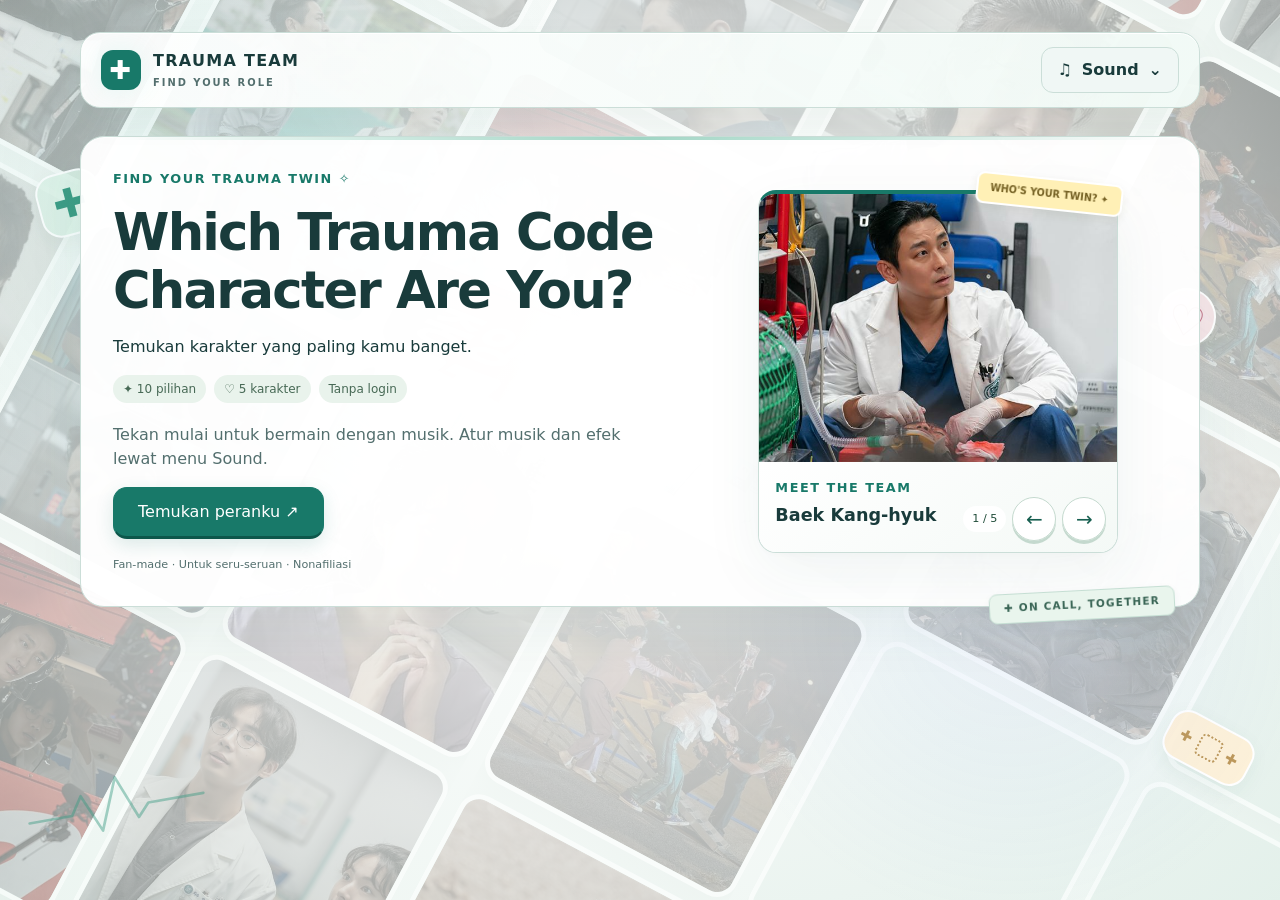
<file: index.html>
<!doctype html>
<html lang="id">
<head>
  <meta charset="utf-8">
  <meta name="viewport" content="width=device-width, initial-scale=1">
  <meta name="description" content="Proyek kuis kepribadian fan-made The Trauma Code untuk hiburan dan belajar pengembangan web.">
  <title>Which Trauma Code Character Are You?</title>
  <link rel="icon" href="data:,">
  <link rel="stylesheet" href="css/style.css">
  <script src="js/data.js" defer></script>
  <script src="js/quiz.js" defer></script>
  <script src="js/ui.js" defer></script>
  <script src="js/audio.js" defer></script>
  <script src="js/script.js" defer></script>
</head>
<body>
  <div class="character-wall" aria-hidden="true"><div id="character-wall-grid" class="character-wall-grid"></div></div>
  <div class="medical-stickers" aria-hidden="true">
    <span class="medical-sticker sticker-cross">✚</span>
    <span class="medical-sticker sticker-bandage">✚<i></i>✚</span>
    <svg class="sticker-pulse" viewBox="0 0 200 70" fill="none"><path d="M2 38h48l13-20 18 42 23-56 19 48 13-14h62" stroke="currentColor" stroke-width="3" stroke-linecap="round" stroke-linejoin="round"/></svg>
    <span class="medical-sticker sticker-heart">♡</span>
  </div>
  <div id="ambient-far" class="ambient ambient-far" aria-hidden="true"></div>
  <div id="ambient-near" class="ambient ambient-near" aria-hidden="true"></div>
  <main id="app" class="site-shell">
    <header class="site-header">
      <a class="brand" href="./" aria-label="Trauma Team, halaman awal"><span class="brand-mark" aria-hidden="true">✚</span><span>TRAUMA TEAM<small>FIND YOUR ROLE</small></span></a>
      <details id="sound-menu" class="sound-menu">
        <summary><span aria-hidden="true">♫</span> Sound <span class="sound-chevron" aria-hidden="true">⌄</span></summary>
    <div id="audio-controls" class="audio-controls panel" role="group" aria-labelledby="audio-title" hidden>
      <h2 id="audio-title">Suasana audio</h2>
      <div class="audio-channel">
        <button id="music-toggle" type="button" class="button" aria-pressed="true" aria-describedby="music-status">Musik: Aktif</button>
        <label for="music-volume">Volume musik <output id="music-volume-value" for="music-volume">12%</output></label>
        <input id="music-volume" type="range" min="0" max="100" step="1" value="12">
        <p id="music-status" class="muted">Musik dimulai saat kuis dimulai.</p>
        <p id="music-track" class="muted">Lagu: Breathe Again — Celestial Scribbles</p>
      </div>
      <div class="audio-channel">
        <button id="effects-toggle" type="button" class="button" aria-pressed="true" aria-describedby="effects-status">Efek: Aktif</button>
        <label for="effects-volume">Volume efek <output id="effects-volume-value" for="effects-volume">45%</output></label>
        <input id="effects-volume" type="range" min="0" max="100" step="1" value="45">
        <p id="effects-status" class="muted">Efek singkat untuk aksi kuis.</p>
      </div>
    </div>
      </details>
    </header>
    <section id="landing-screen" class="panel split-layout" aria-labelledby="project-title">
      <div class="hero-copy">
        <p class="eyebrow hero-eyebrow">FIND YOUR TRAUMA TWIN ✧</p>
        <h1 id="project-title"><span class="desktop-title">Which Trauma Code Character Are You?</span><span class="mobile-title">Kamu siapa<br>di tim <em>trauma?</em></span></h1>
        <p class="hero-lead">Temukan karakter yang paling kamu banget.</p>
        <div class="hero-tags"><span>✦ 10 pilihan</span><span>♡ 5 karakter</span><span>Tanpa login</span></div>
        <p id="audio-start-hint" class="muted">Tekan mulai untuk bermain dengan musik. Atur musik dan efek lewat menu Sound.</p>
        <button id="start-quiz" type="button" class="button button--primary" aria-describedby="audio-start-hint" hidden><span class="control-surface">Temukan peranku <span aria-hidden="true">↗</span></span></button>
        <p class="muted hero-foot">Fan-made · Untuk seru-seruan · Nonafiliasi</p>
      </div>
      <div id="landing-card-wrapper" class="id-card-wrapper hero-cast">
        <div class="id-card">
          <div class="id-card-media"><img class="landing-photo" src="assets/images/baek-kang-hyuk.jpg" alt="" width="720" height="480"></div>
          <div class="id-card-body"><p class="eyebrow">MEET THE TEAM</p><h2 id="landing-character-name">Baek Kang-hyuk</h2></div>
        </div>
        <div class="cast-navigation"><span id="landing-carousel-position" class="cast-position" aria-live="polite">1 / 5</span><button id="cast-previous" type="button" aria-label="Lihat karakter sebelumnya">←</button><button id="cast-next" type="button" aria-label="Lihat karakter berikutnya">→</button></div>
        <span class="cast-sticker" aria-hidden="true">WHO'S YOUR TWIN? ✦</span>
      </div>
    </section>
    <section id="quiz-screen" class="panel quiz-layout" aria-labelledby="question-title" hidden>
      <div class="question-atmosphere" aria-hidden="true"><span class="question-orb orb-one"></span><span class="question-orb orb-two"></span><span id="question-emblem" class="question-emblem">✚</span><span class="question-orbit"></span></div>
      <p class="eyebrow">TRAUMA TEAM / KUIS</p>
      <p id="progress-text">Pertanyaan 1/10</p>
      <progress id="question-progress" max="10" value="1" aria-valuemin="1" aria-label="Progres pertanyaan"></progress>
      <p id="question-context" class="eyebrow"></p>
      <h2 id="question-title" tabindex="-1"></h2>
      <p class="muted quiz-hint">Pilih yang paling kamu. Tap untuk lanjut ↗</p>
      <div id="answer-options" class="answers-grid" role="group" aria-labelledby="question-title"></div>
      <button id="back-button" type="button" class="button" hidden><span class="control-surface">Back</span></button>
    </section>
    <section id="letter-screen" class="panel letter-stage" aria-labelledby="letter-title" hidden>
      <p class="eyebrow">TRAUMA TEAM POST OFFICE</p>
      <h2 id="letter-title" tabindex="-1">Ada surat untukmu.</h2>
      <p class="muted">Tim trauma sudah menemukan peranmu. Buka perlahan, ya.</p>
      <button id="open-letter" class="envelope-button" type="button" aria-describedby="letter-instruction">
        <span class="envelope-scene" aria-hidden="true">
          <span class="envelope-back"></span>
          <span class="envelope-paper"><span class="paper-cross">✚</span><span>TRAUMA TEAM</span><span class="paper-lines"></span><span class="paper-signature">A little note for you</span></span>
          <span class="envelope-flap"></span><span class="envelope-front"></span>
          <span class="envelope-address">UNTUK: KAMU<br><small>DARI: TIM TRAUMA</small></span>
          <span class="envelope-seal">✚</span>
        </span>
        <span id="letter-action" class="letter-action">01 / Lepaskan segelnya</span>
      </button>
      <p id="letter-instruction" class="muted" role="status">Klik amplop untuk melepas segel. Langkah 1 dari 3.</p>
      <div class="letter-steps" aria-hidden="true"><span>01 · Segel</span><span>02 · Buka</span><span>03 · Ambil</span></div>
    </section>
    <section id="result-screen" class="panel doctor-letter" aria-labelledby="result-title" hidden>
      <div class="letterhead"><span class="letterhead-mark" aria-hidden="true">✚</span><div><strong>TRAUMA TEAM</strong><small>DEPARTEMEN HAL BAIK DALAM DIRIMU</small></div><span class="letterhead-rx" aria-hidden="true">℞</span></div>
      <p class="eyebrow">TRAUMA TEAM / HASIL</p>
      <h2 id="result-title" tabindex="-1">Surat penugasan untukmu<span id="result-announced-name" class="sr-only"></span></h2>
      <div class="result-layout">
        <div id="result-card-wrapper" class="id-card-wrapper">
          <article id="result-card" class="id-card">
            <div class="id-card-media result-media">
              <img id="result-photo" alt="" width="360" height="270" hidden>
              <span id="result-initials" class="result-initials" aria-hidden="true"></span>
            </div>
            <div class="id-card-body">
              <p class="eyebrow">TEAM / TRAUMA TEAM ID CARD</p>
              <h3 id="result-name"></h3>
              <p id="result-character-title" class="muted"></p>
              <p id="result-summary"></p>
              <p class="muted">Kartu hiburan</p>
            </div>
          </article>
        </div>
        <div class="result-copy">
          <details class="result-more">
            <summary>Kenali peranmu <span aria-hidden="true">＋</span></summary>
          <p id="result-description"></p>
          <h3>Bekal istimewamu</h3>
          <ul id="result-strengths"></ul>
          <h3>Kenapa kamu cocok?</h3>
          <ul id="result-reasons"></ul>
          <p id="result-message"></p>
          </details>
          <p id="result-motif" hidden aria-hidden="true"></p>
          <button id="restart-quiz" type="button" class="button button--primary"><span class="control-surface">Ulangi kuis</span></button>
        </div>
      </div>
      <div class="letter-signoff"><span>Dengan hangat,<strong>Tim Trauma</strong></span><span class="letter-stamp">TEAM APPROVED<br><small>100% GOOD ENERGY</small></span></div>
      <p class="muted result-note">Proyek fan-made nonkomersial, tidak berafiliasi resmi. Untuk hiburan, bukan penilaian psikologis ilmiah atau diagnosis.</p>
    </section>
    <noscript>
      <p>Kuis memerlukan JavaScript. Aktifkan JavaScript di browser untuk menggunakan kuis.</p>
    </noscript>
  </main>
</body>
</html>
</file>
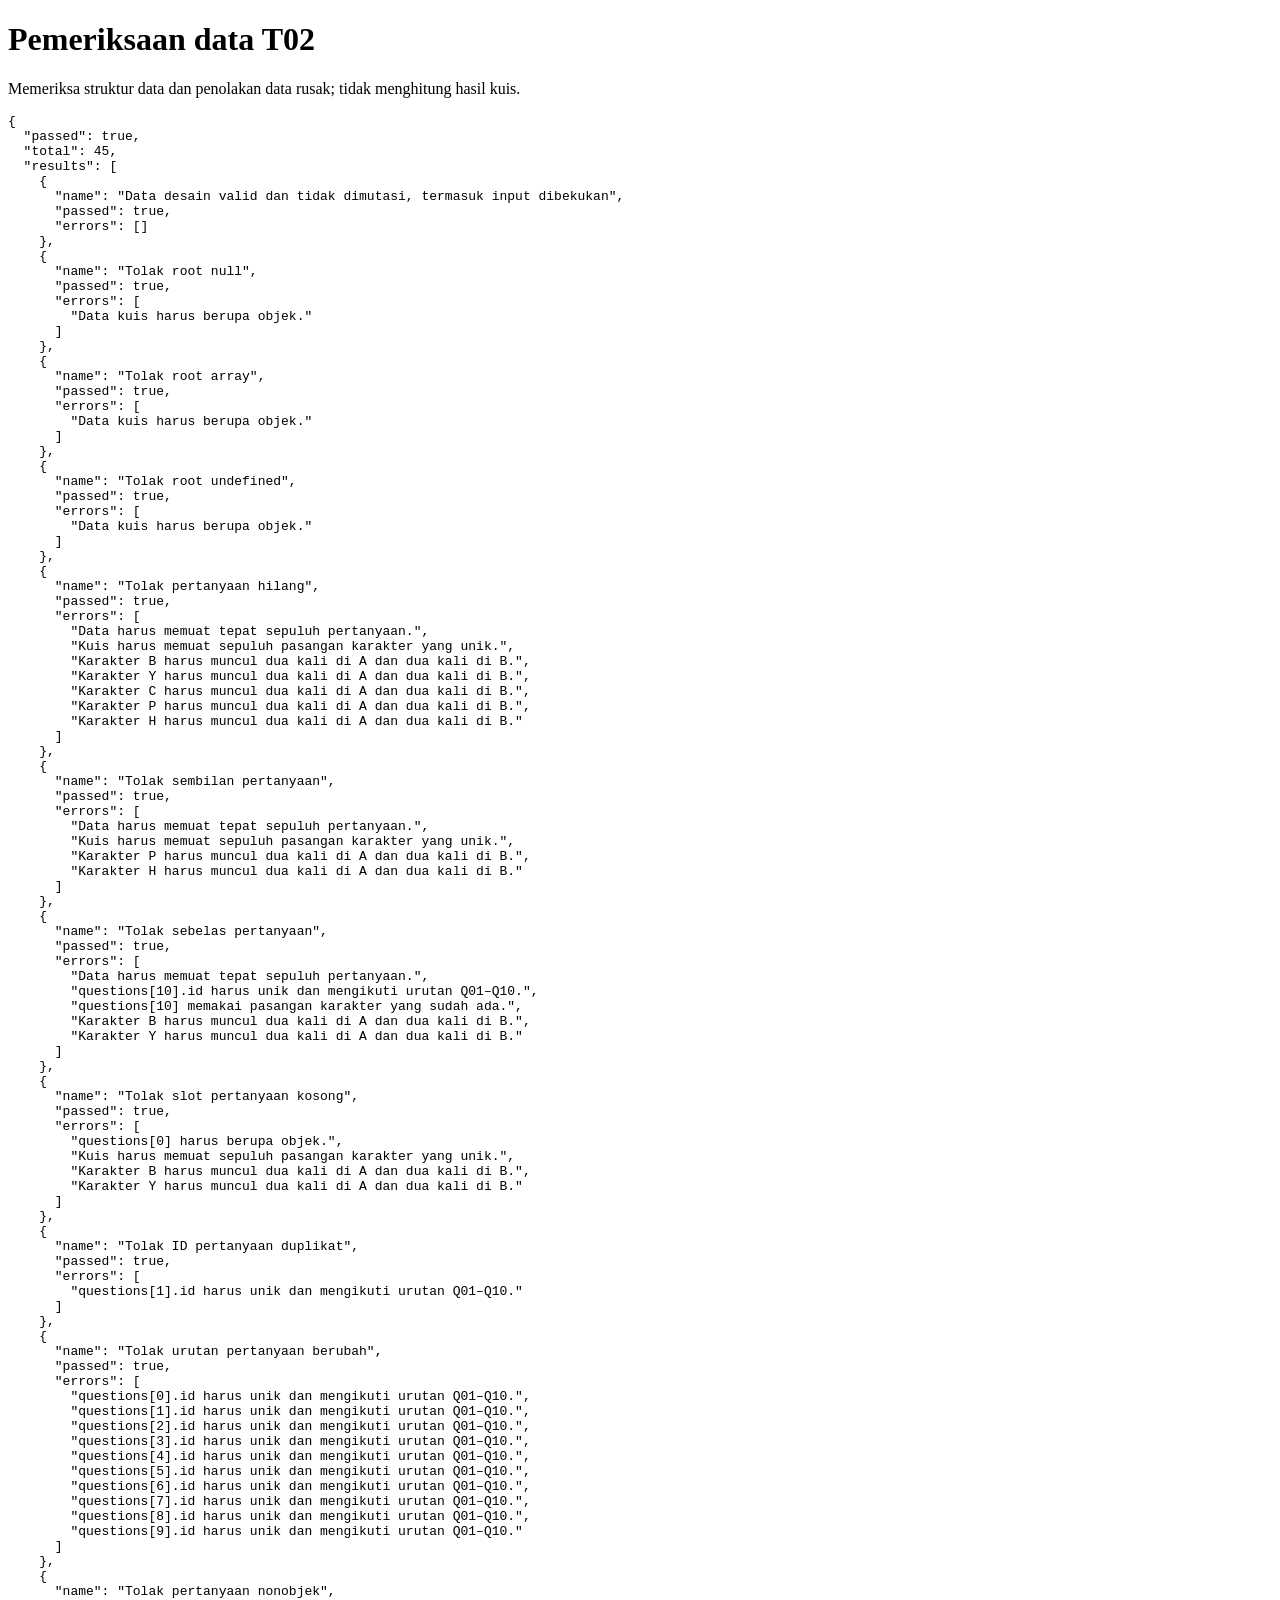
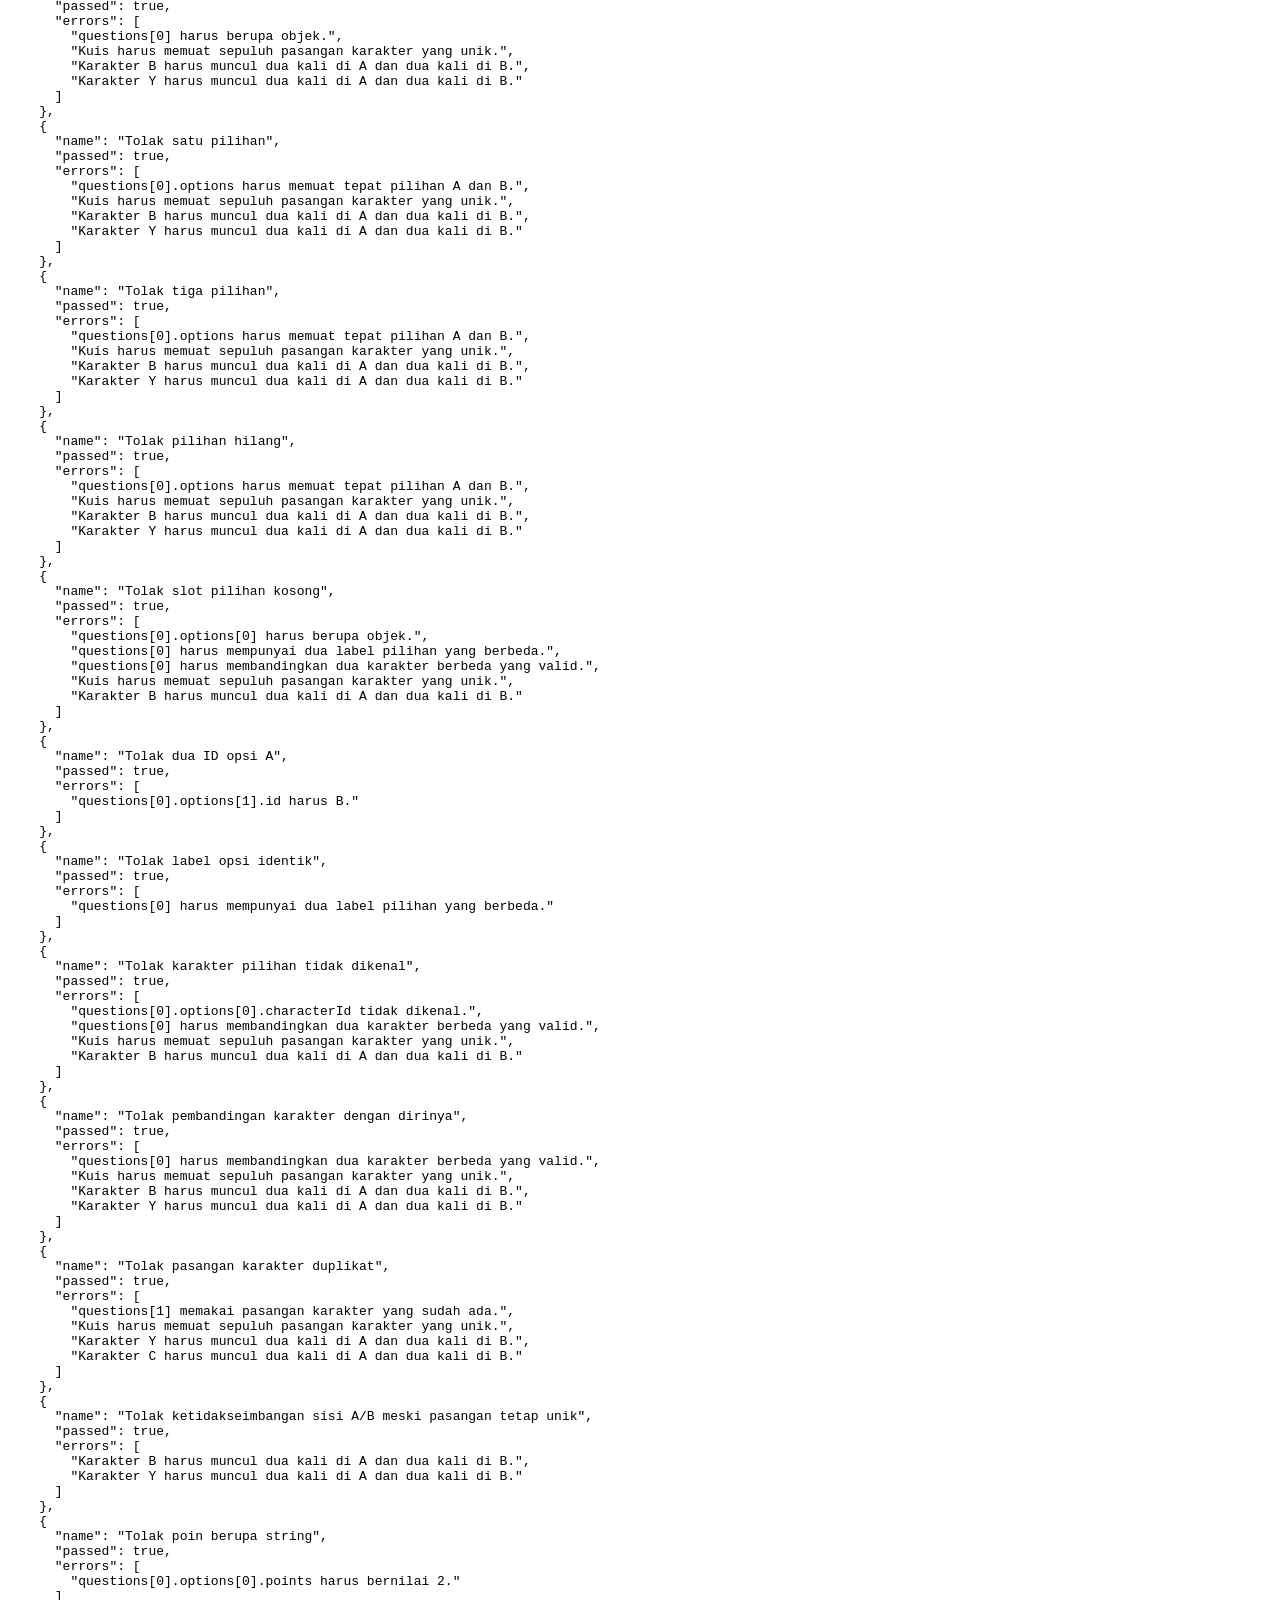
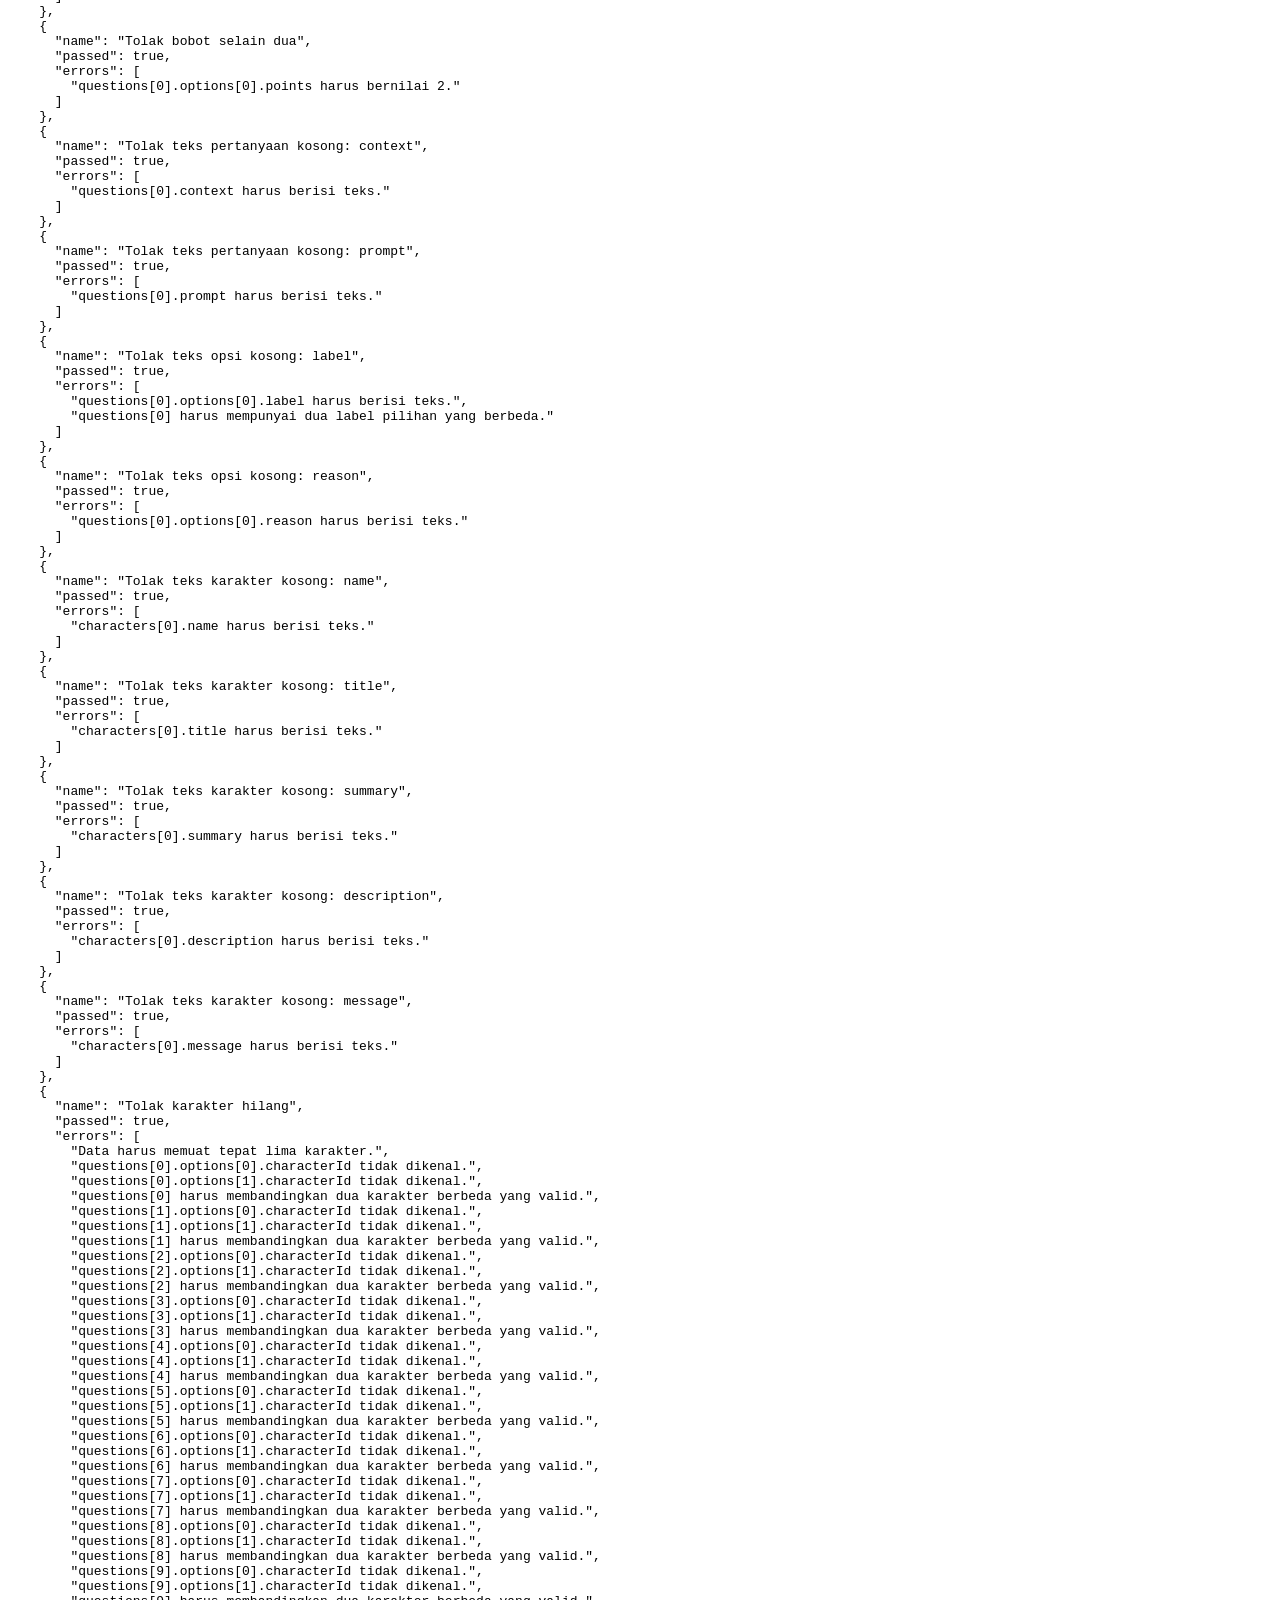
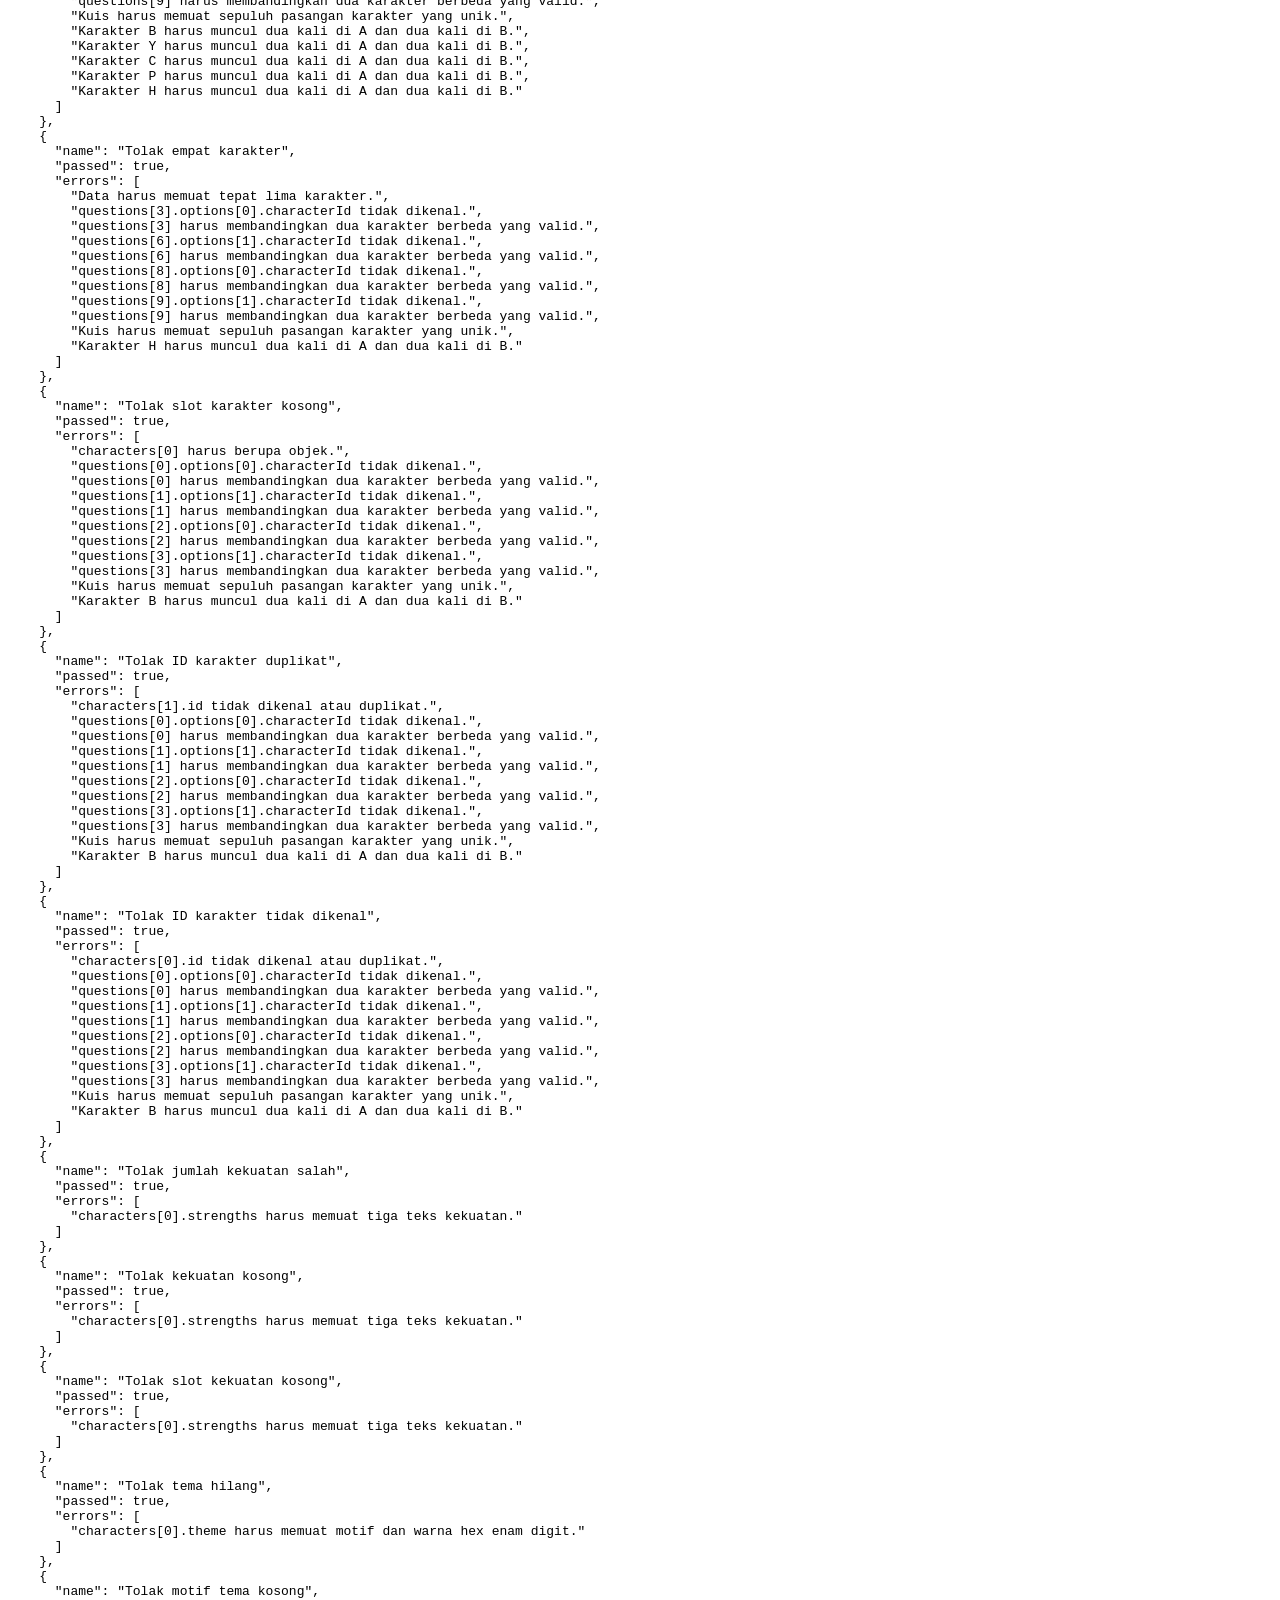
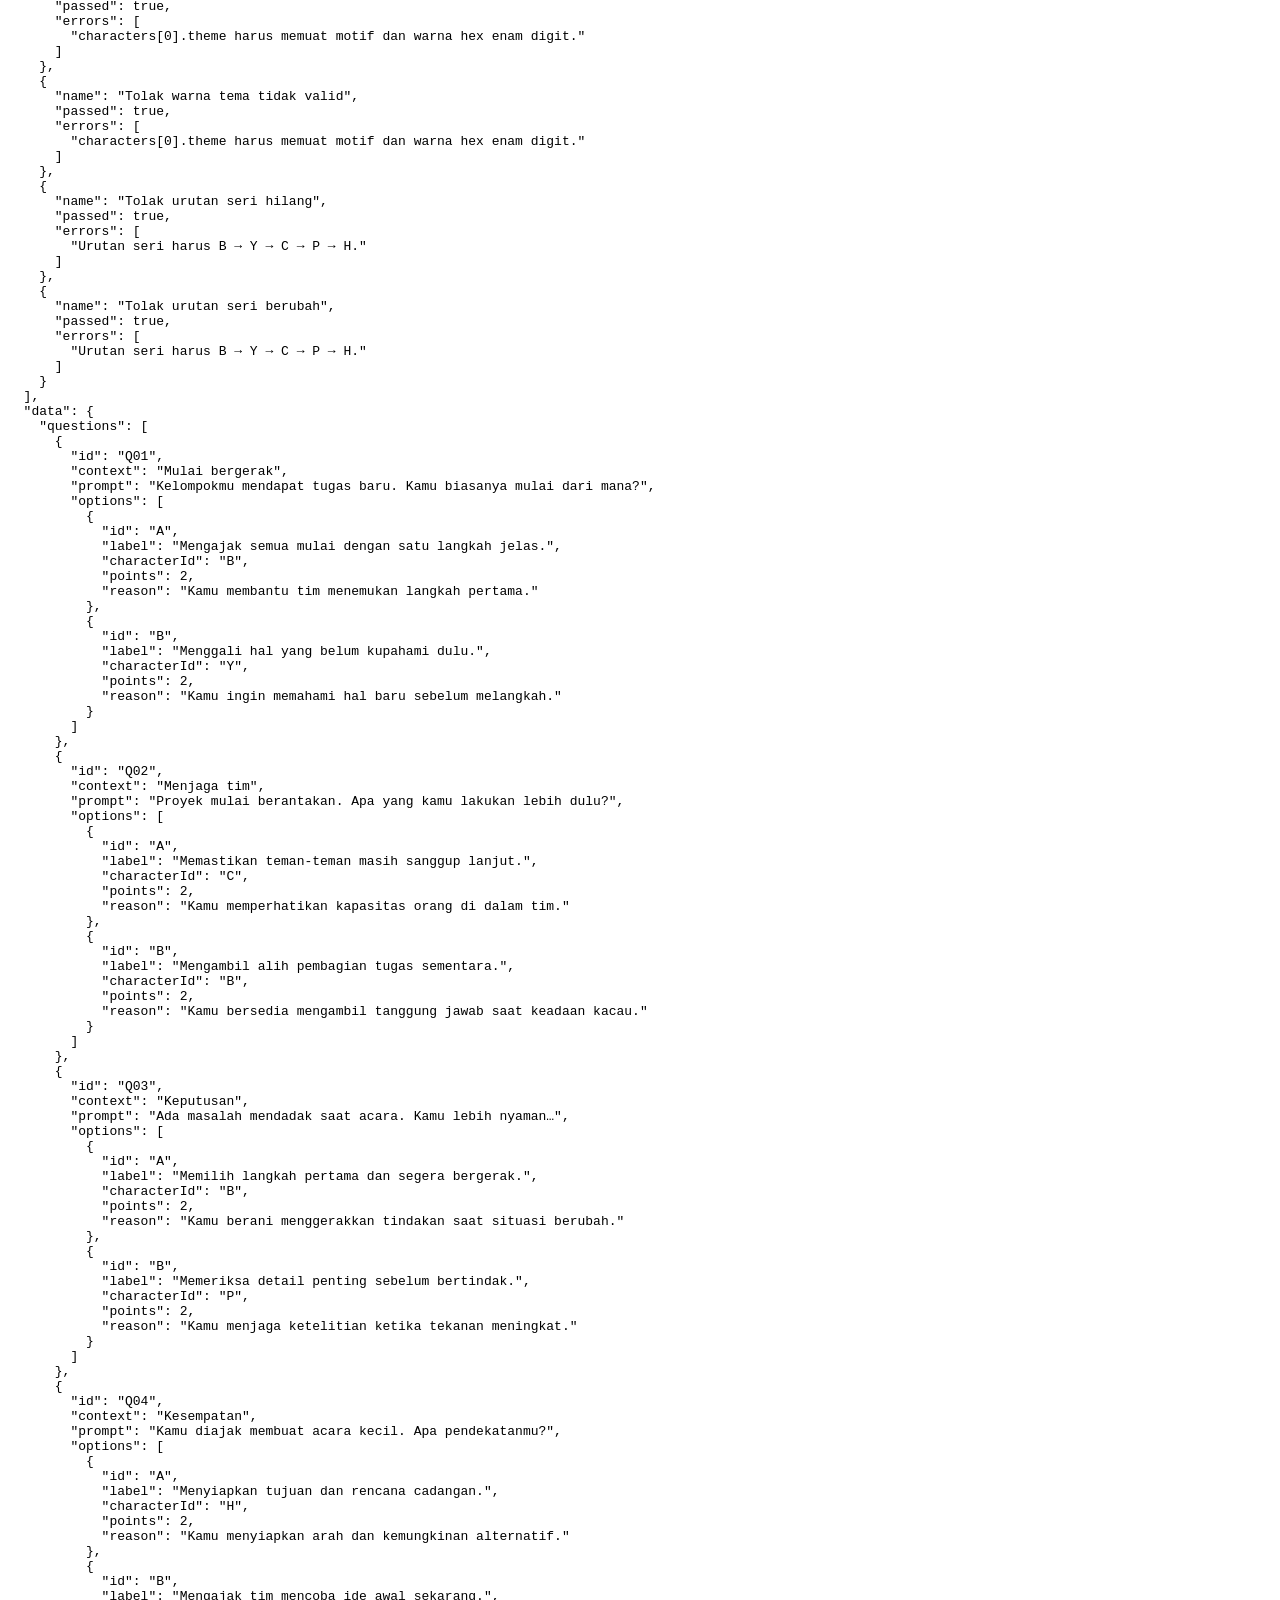
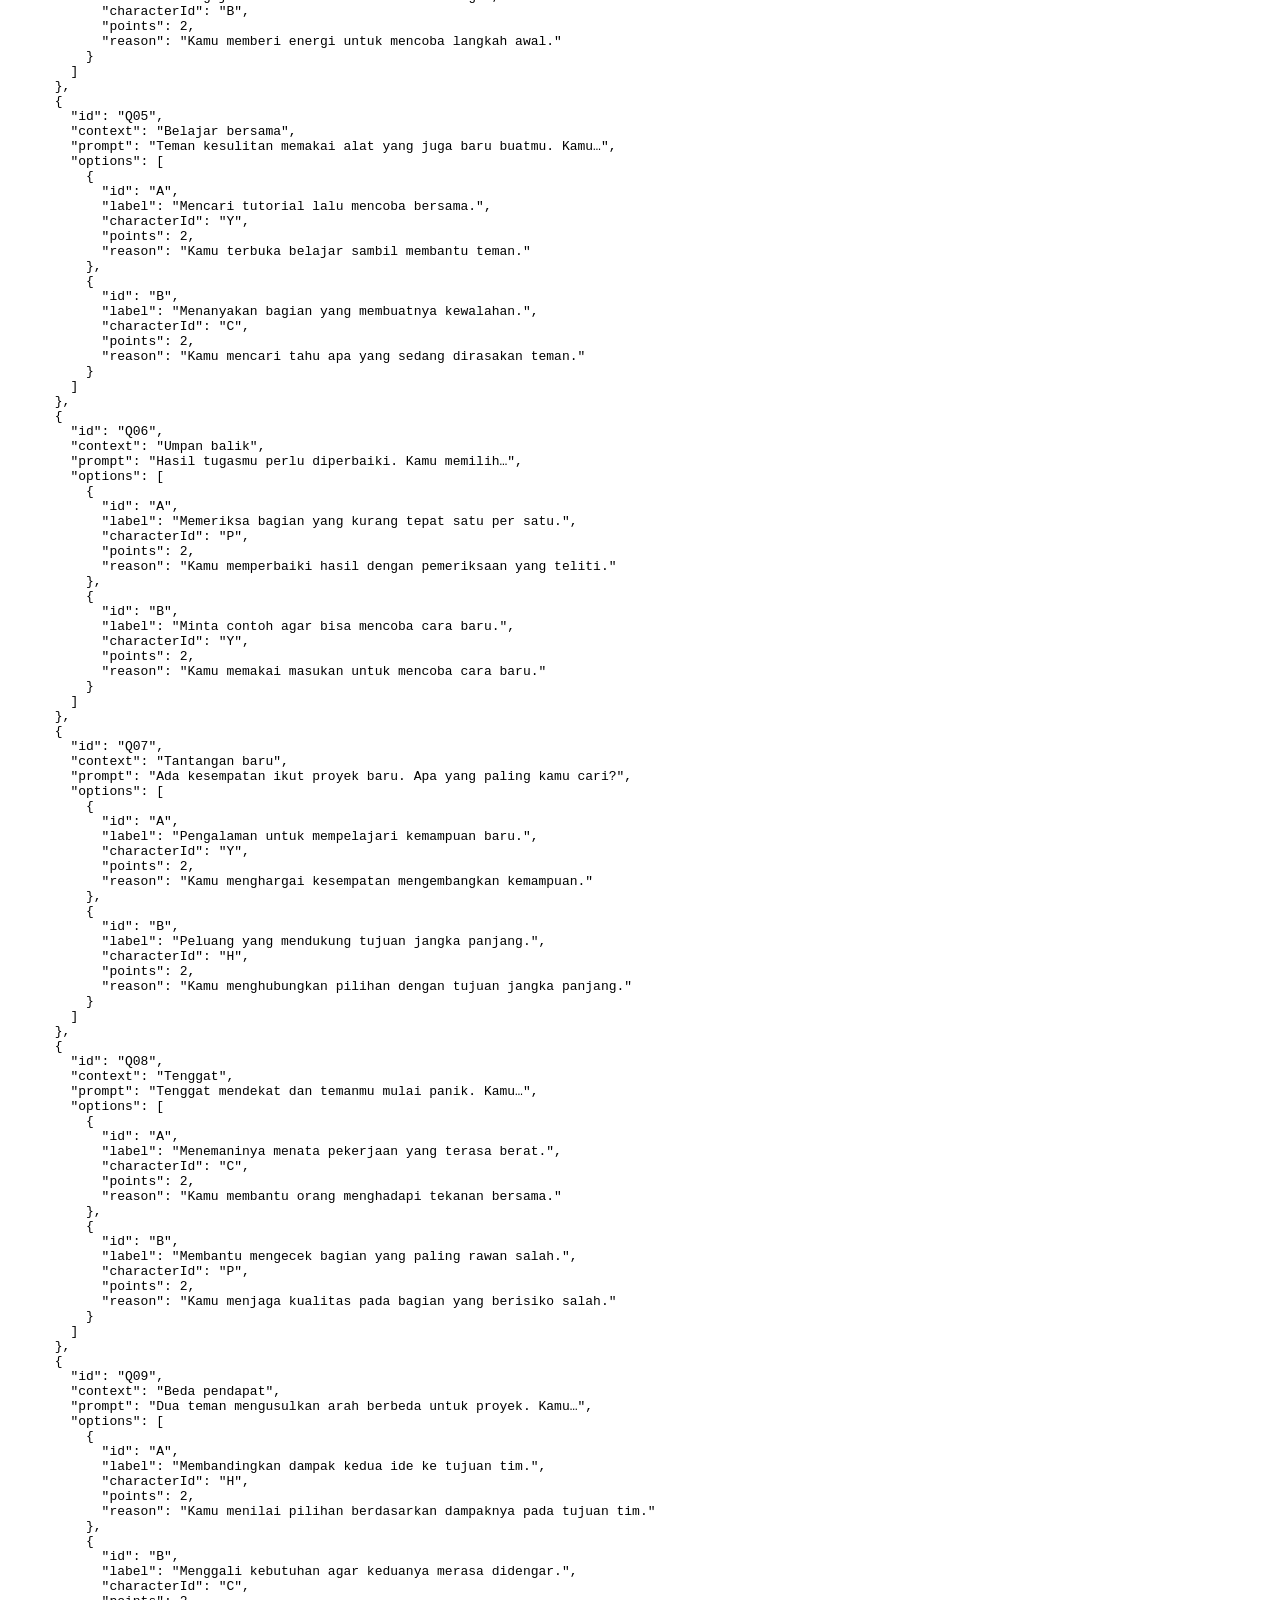
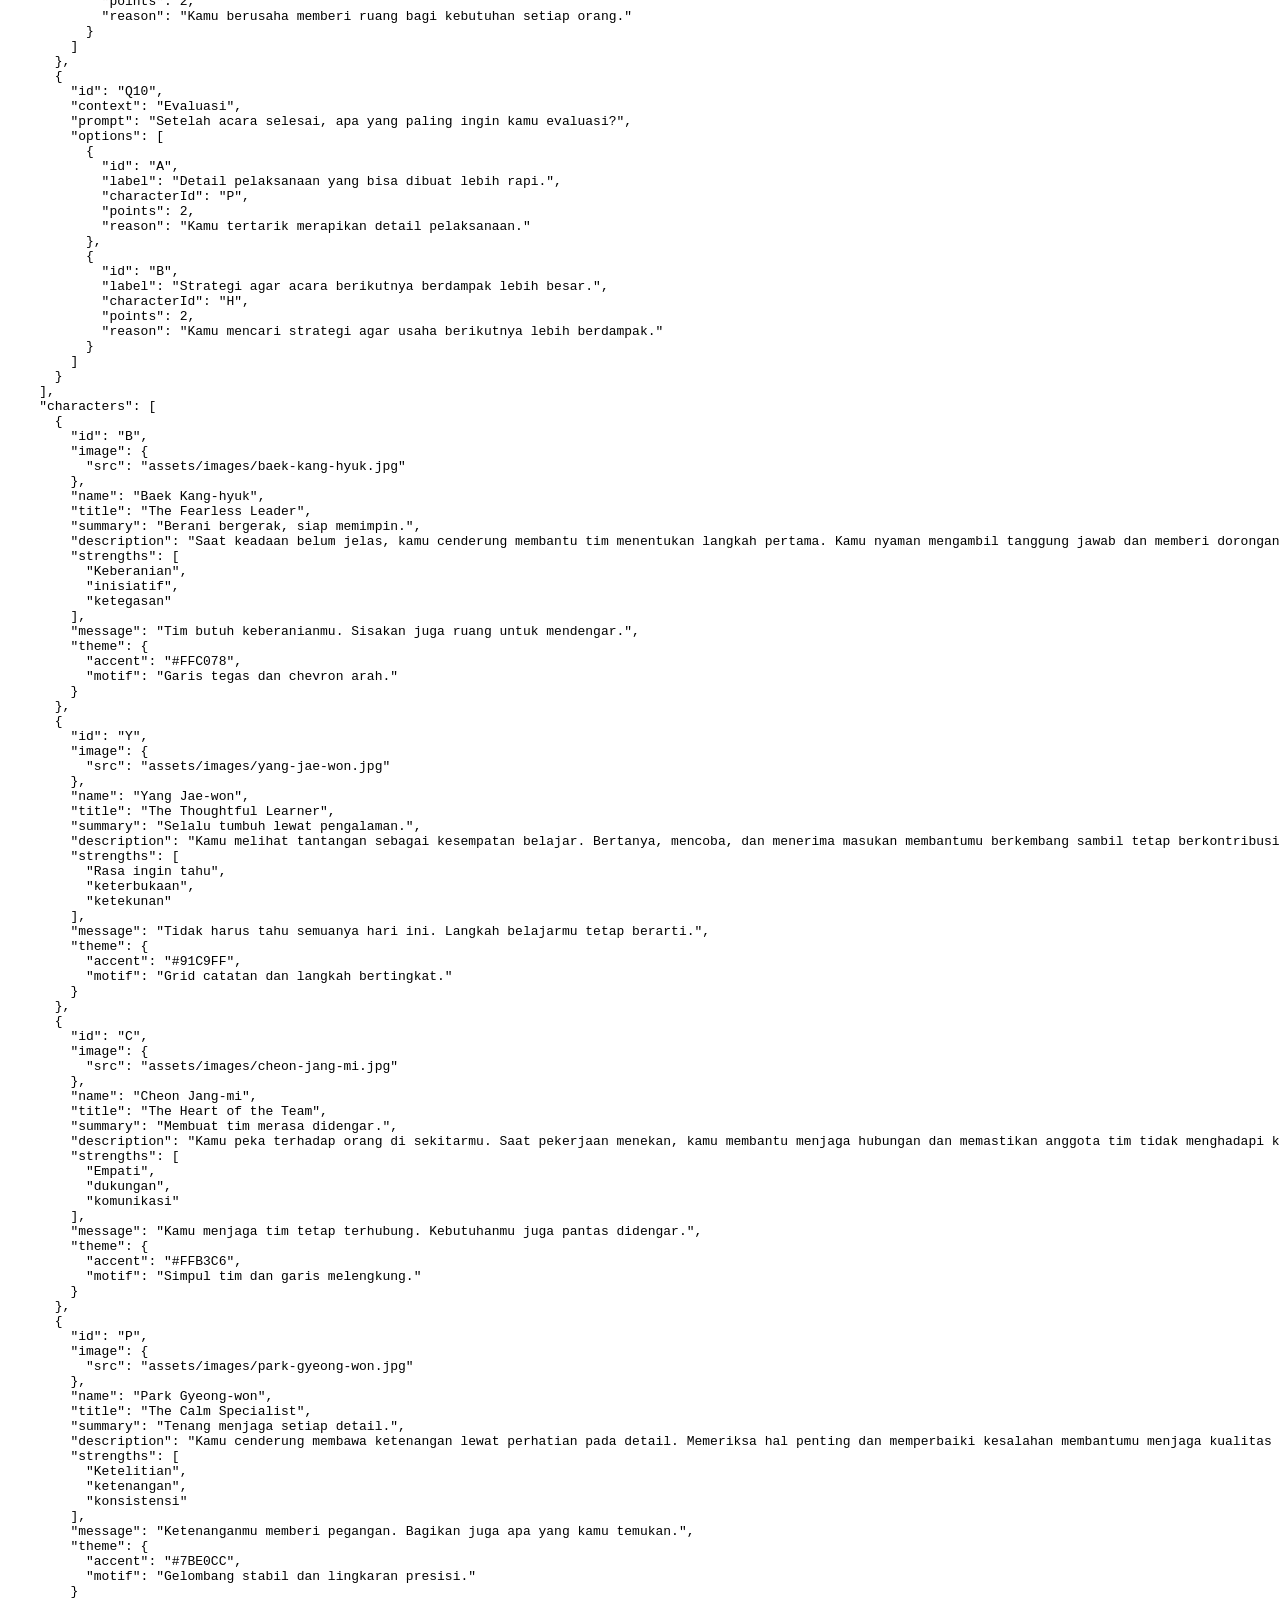
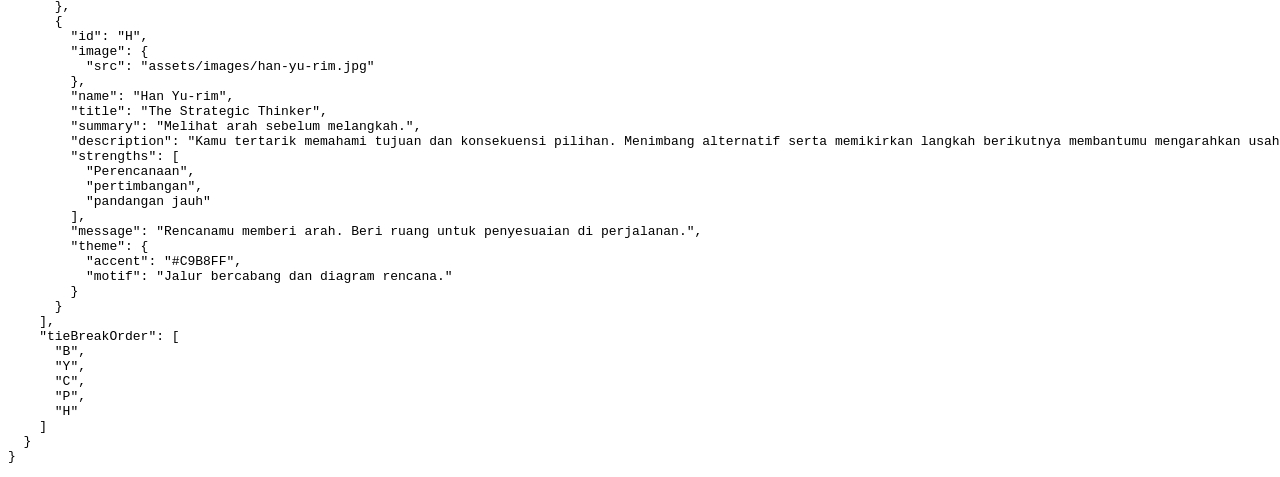
<file: checks/data-check.html>
<!doctype html>
<html lang="id">
<head>
  <meta charset="utf-8">
  <meta name="viewport" content="width=device-width, initial-scale=1">
  <title>Pemeriksaan data T02</title>
  <link rel="icon" href="data:,">
  <script src="../js/data.js" defer></script>
  <script src="../js/quiz.js" defer></script>
  <script src="data-check.js" defer></script>
</head>
<body>
  <h1>Pemeriksaan data T02</h1>
  <p>Memeriksa struktur data dan penolakan data rusak; tidak menghitung hasil kuis.</p>
  <pre id="check-report">Pemeriksaan belum selesai.</pre>
</body>
</html>
</file>
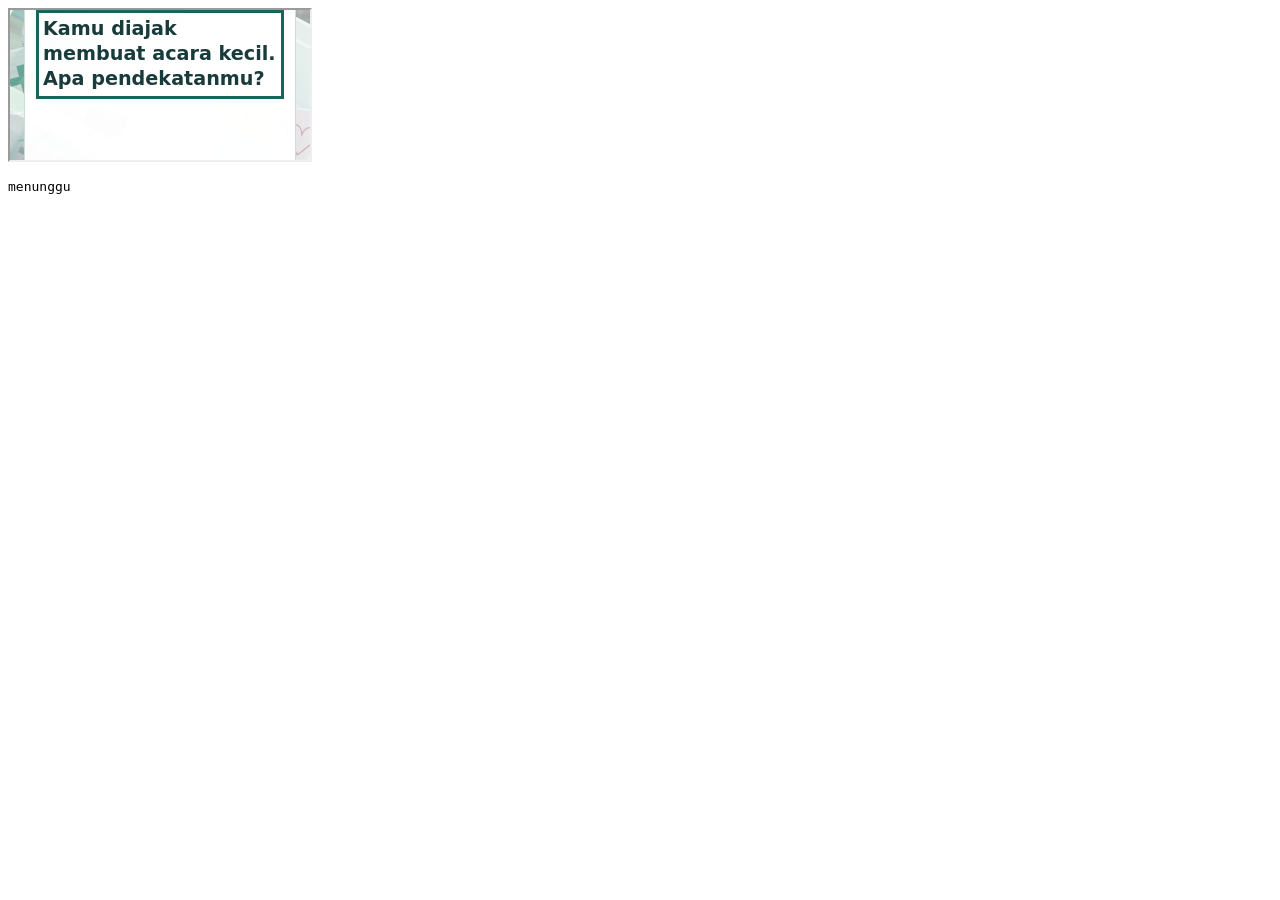
<file: checks/flow-check.html>
<!doctype html><html lang="id"><meta charset="utf-8"><title>Flow check</title><iframe id="app-frame" title="Aplikasi" src="../index.html"></iframe><pre id="report">menunggu</pre><script src="flow-check.js"></script></html>
</file>
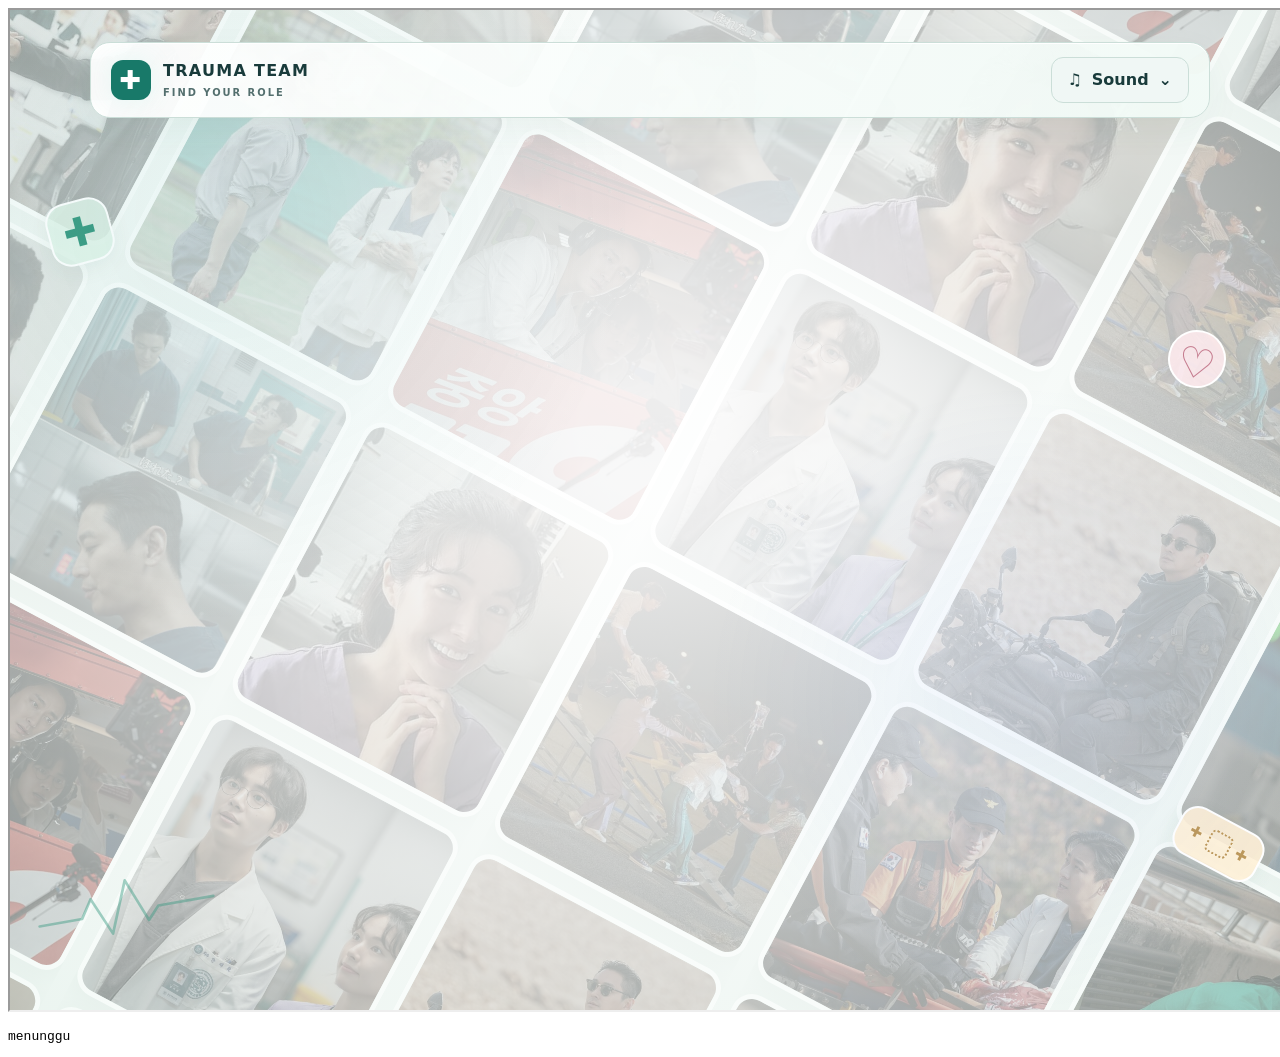
<file: checks/motion-check.html>
<!doctype html><html lang="id"><meta charset="utf-8"><iframe id="frame" width="1280" height="1000" title="Aplikasi" src="../index.html"></iframe><pre id="report">menunggu</pre><script src="motion-check.js"></script></html>
</file>
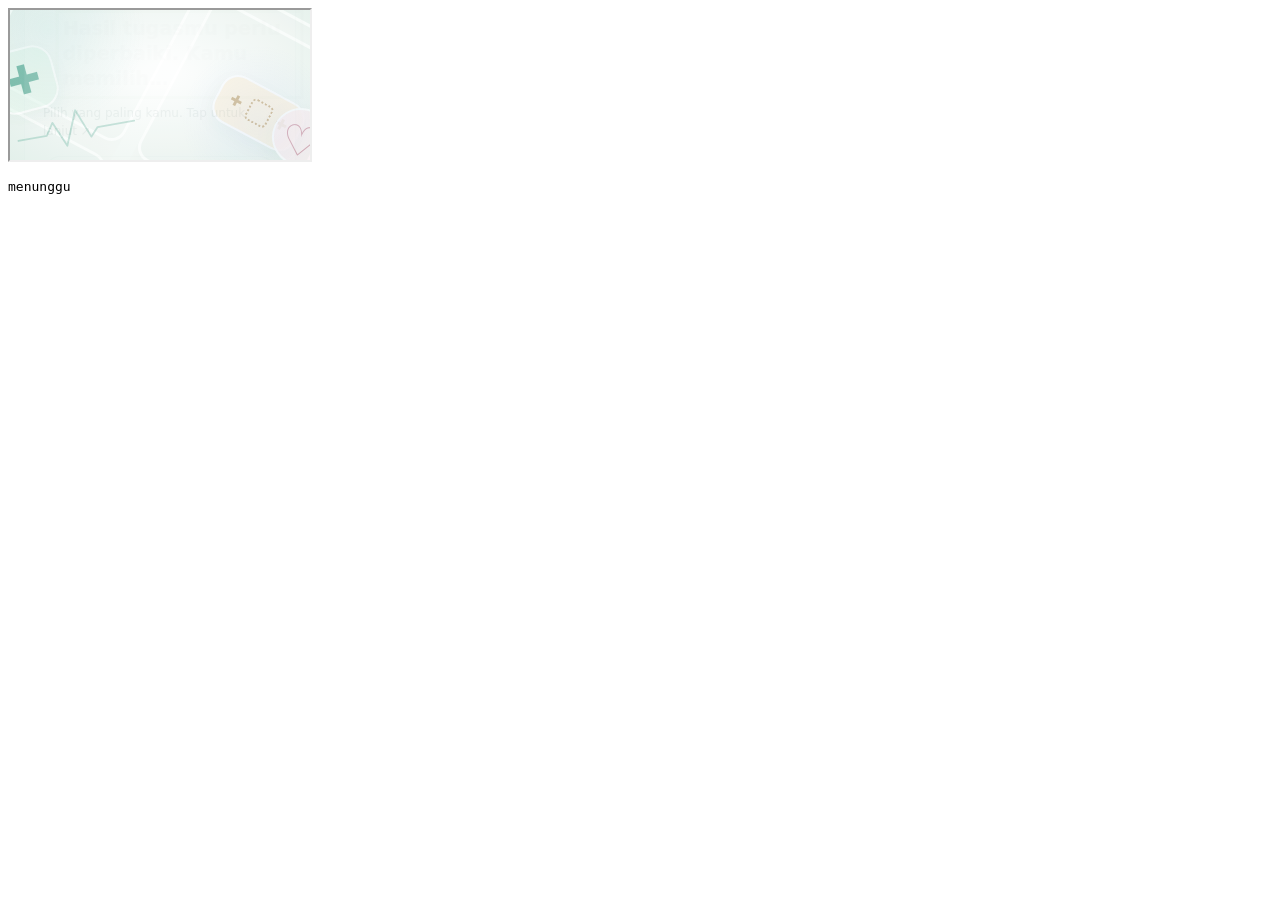
<file: checks/result-flow-check.html>
<!doctype html><html lang="id"><meta charset="utf-8"><title>Result flow check</title><iframe id="app-frame" title="Aplikasi" src="../index.html"></iframe><pre id="report">menunggu</pre><script src="result-flow-check.js"></script></html>
</file>
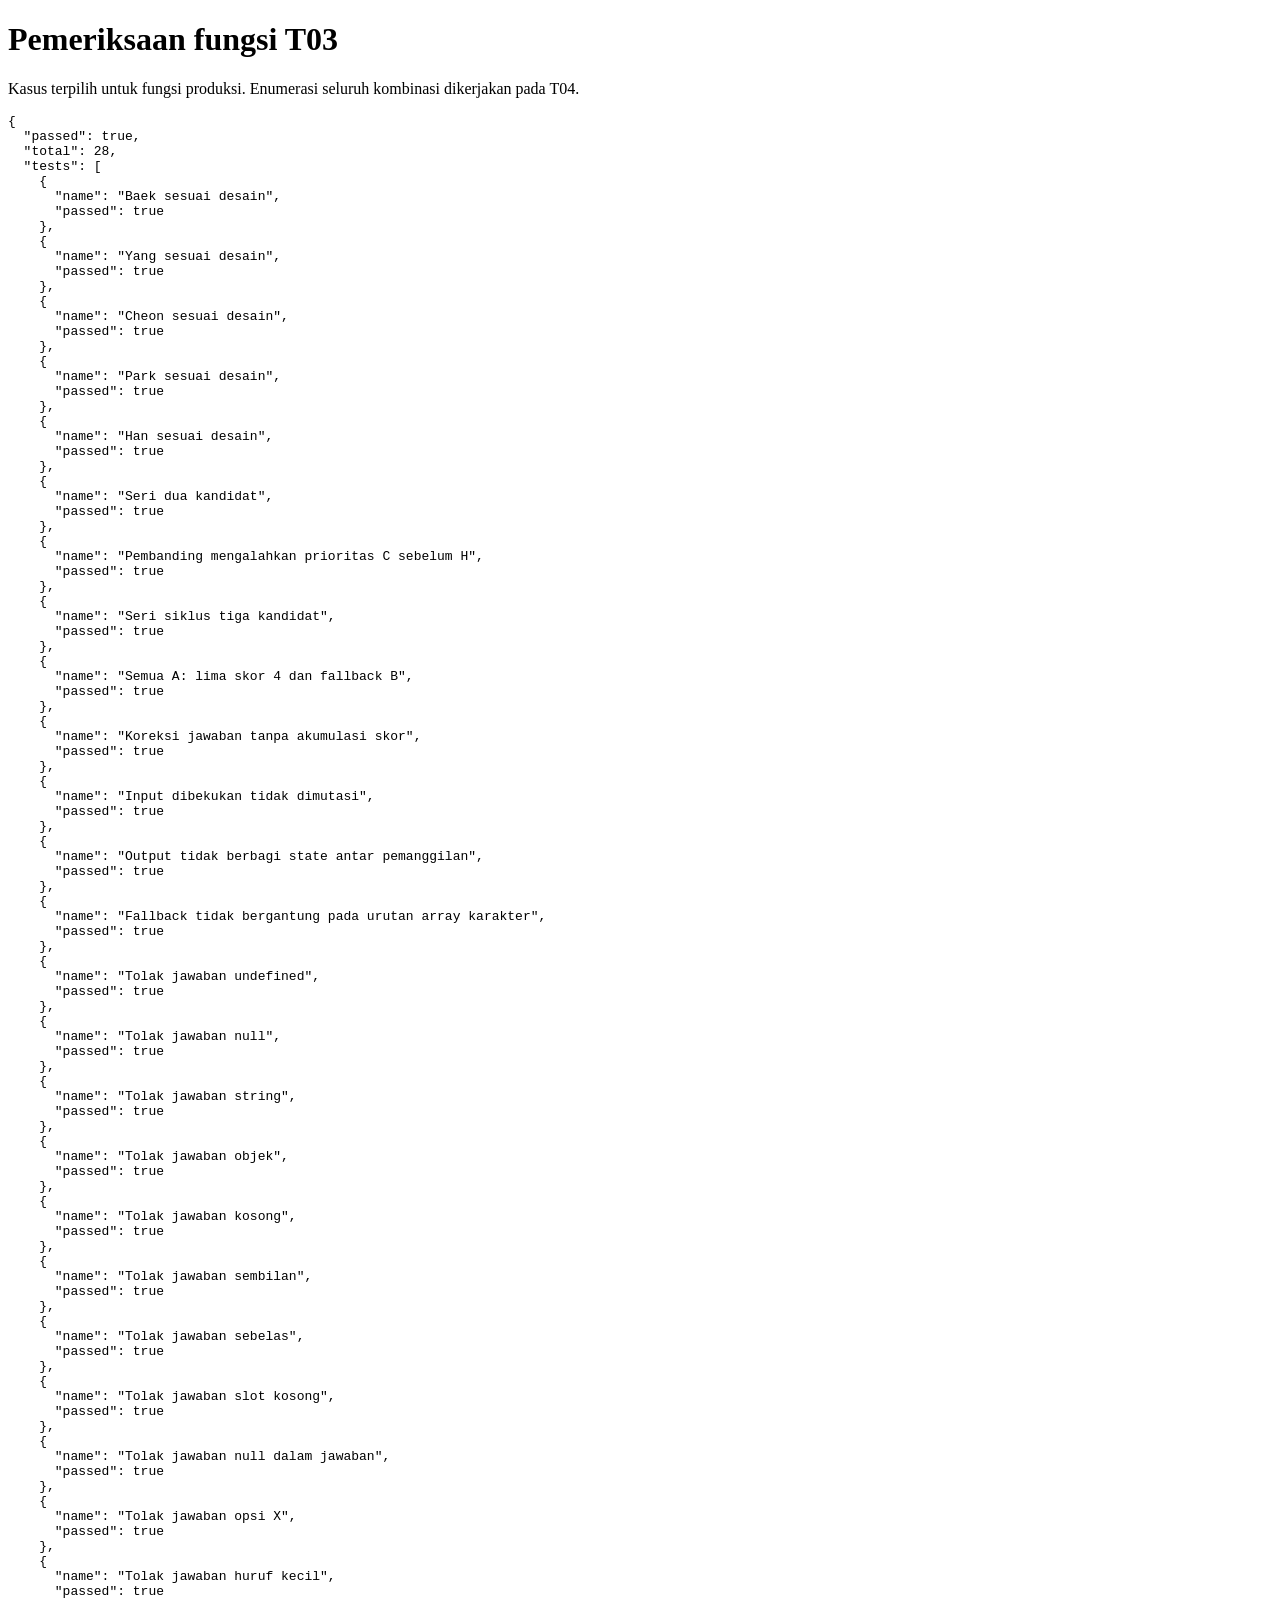
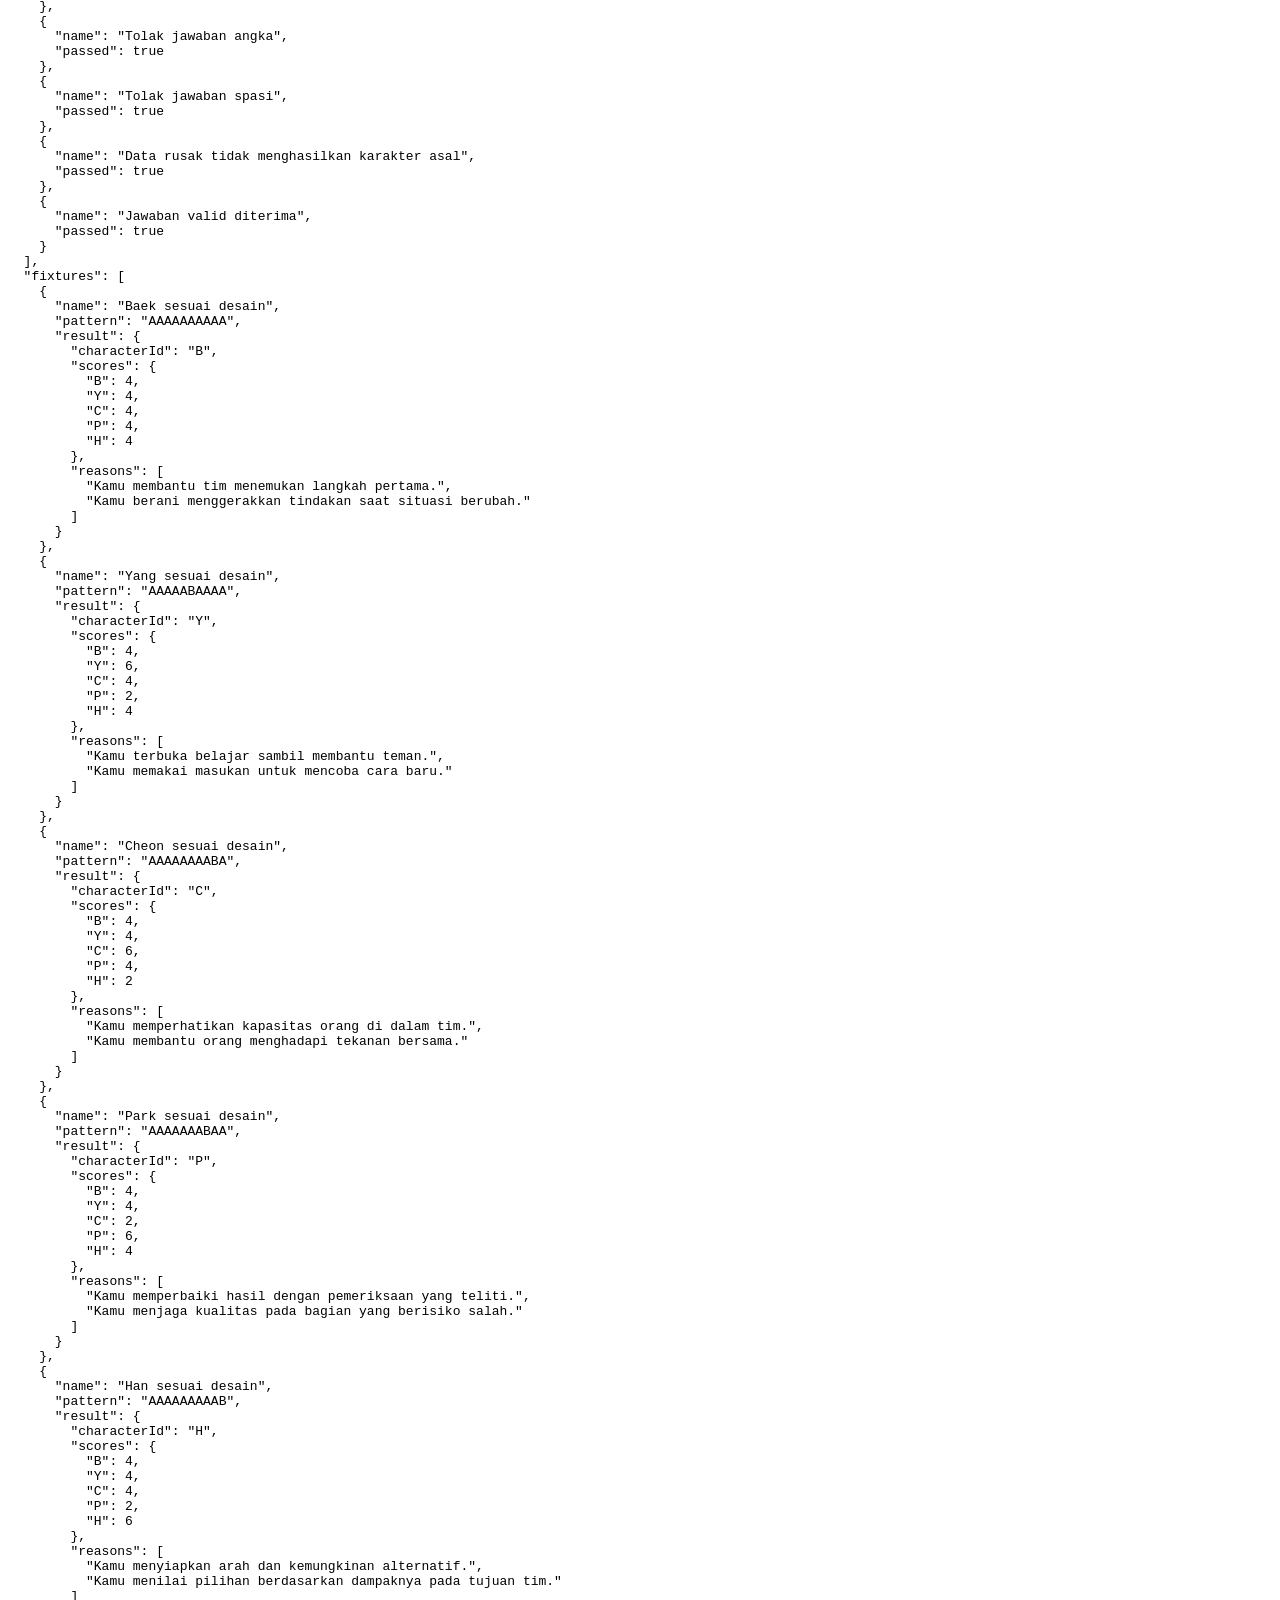
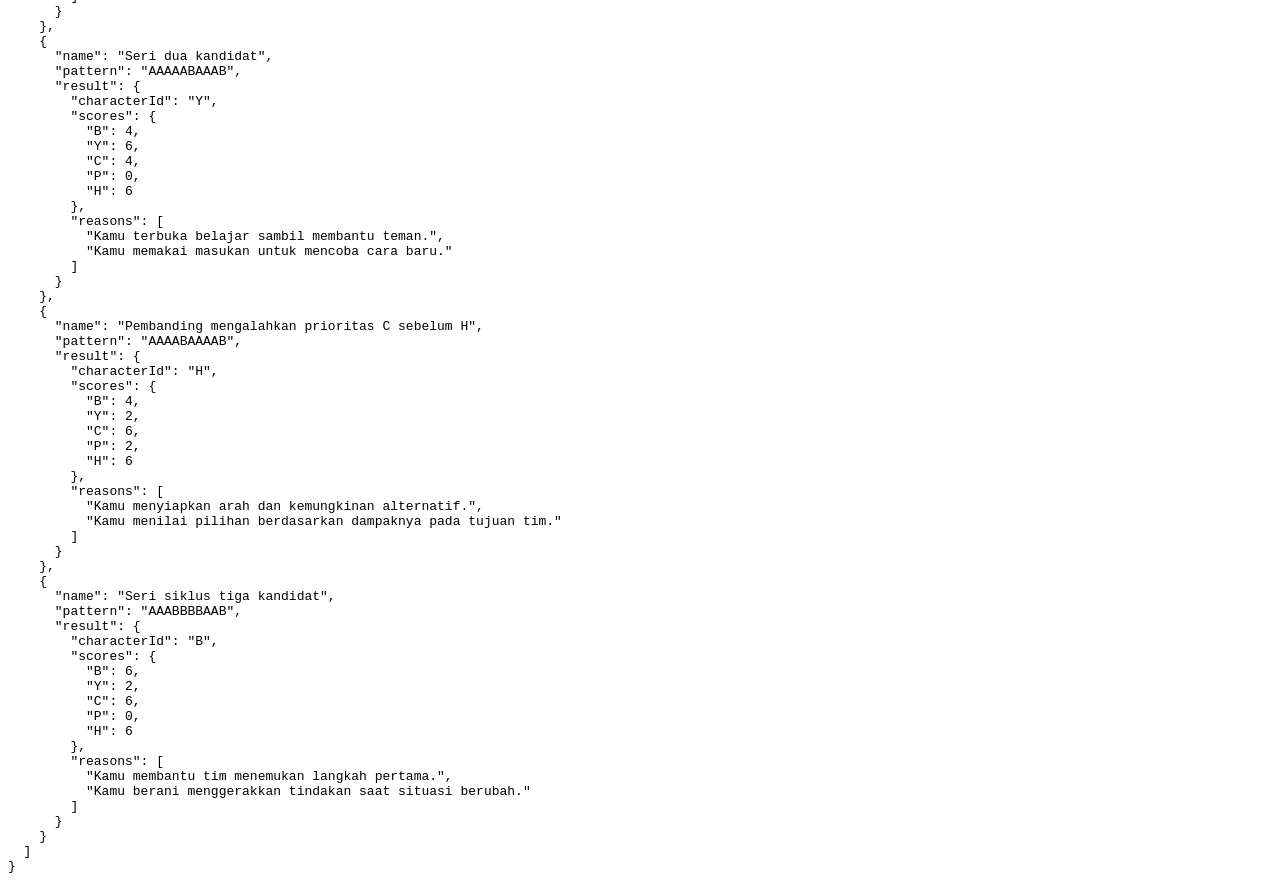
<file: checks/result-unit-check.html>
<!doctype html>
<html lang="id">
<head>
  <meta charset="utf-8">
  <meta name="viewport" content="width=device-width, initial-scale=1">
  <title>Pemeriksaan fungsi T03</title>
  <link rel="icon" href="data:,">
  <script src="../js/data.js" defer></script>
  <script src="../js/quiz.js" defer></script>
  <script src="result-unit-check.js" defer></script>
</head>
<body>
  <h1>Pemeriksaan fungsi T03</h1>
  <p>Kasus terpilih untuk fungsi produksi. Enumerasi seluruh kombinasi dikerjakan pada T04.</p>
  <pre id="check-report">Pemeriksaan belum selesai.</pre>
</body>
</html>
</file>
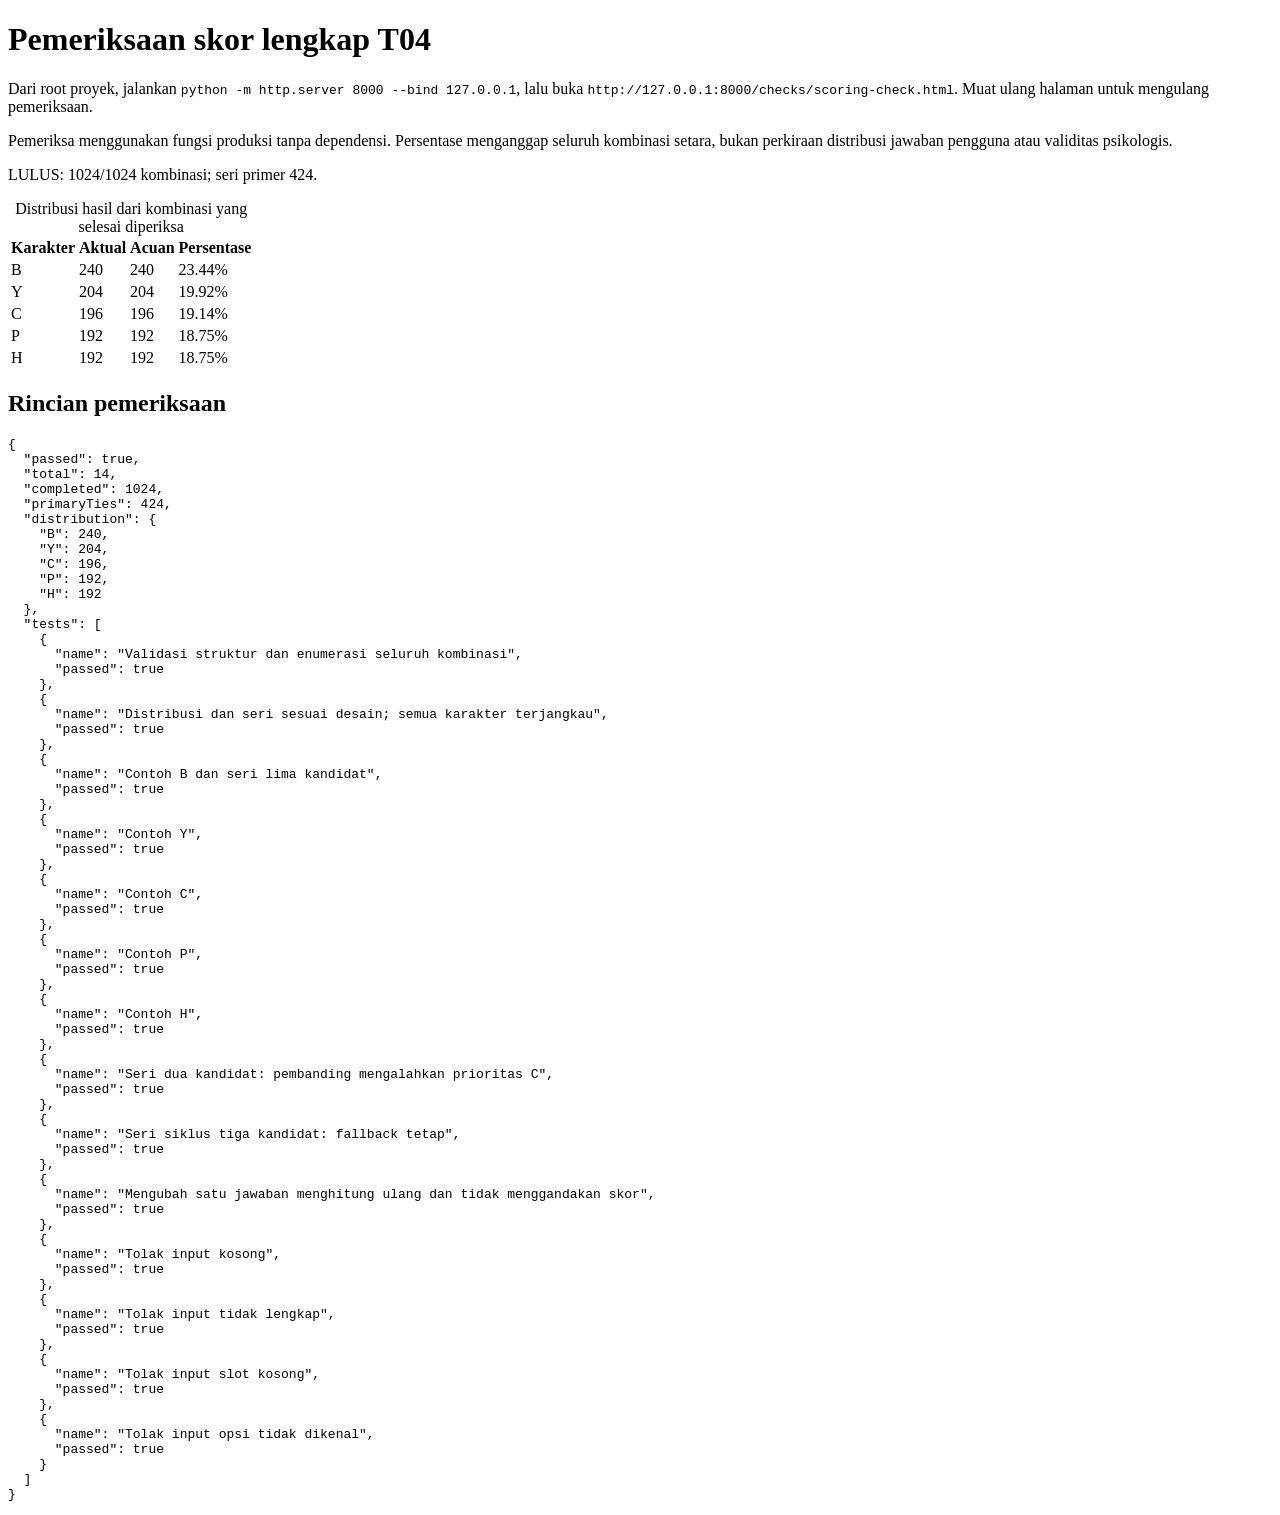
<file: checks/scoring-check.html>
<!doctype html>
<html lang="id">
<head>
  <meta charset="utf-8">
  <meta name="viewport" content="width=device-width, initial-scale=1">
  <title>Pemeriksaan skor lengkap T04</title>
  <link rel="icon" href="data:,">
  <script src="../js/data.js" defer></script>
  <script src="../js/quiz.js" defer></script>
  <script src="scoring-check.js" defer></script>
</head>
<body>
  <h1>Pemeriksaan skor lengkap T04</h1>
  <p>Dari root proyek, jalankan <code>python -m http.server 8000 --bind 127.0.0.1</code>, lalu buka
    <code>http://127.0.0.1:8000/checks/scoring-check.html</code>. Muat ulang halaman untuk mengulang pemeriksaan.</p>
  <p>Pemeriksa menggunakan fungsi produksi tanpa dependensi. Persentase menganggap seluruh kombinasi setara,
    bukan perkiraan distribusi jawaban pengguna atau validitas psikologis.</p>
  <p id="check-summary" role="status">Pemeriksaan belum selesai.</p>
  <table>
    <caption>Distribusi hasil dari kombinasi yang selesai diperiksa</caption>
    <thead><tr><th scope="col">Karakter</th><th scope="col">Aktual</th><th scope="col">Acuan</th><th scope="col">Persentase</th></tr></thead>
    <tbody id="distribution-body"></tbody>
  </table>
  <h2>Rincian pemeriksaan</h2>
  <pre id="check-report">Laporan belum tersedia.</pre>
  <noscript><p>Aktifkan JavaScript untuk menjalankan pemeriksa.</p></noscript>
</body>
</html>
</file>
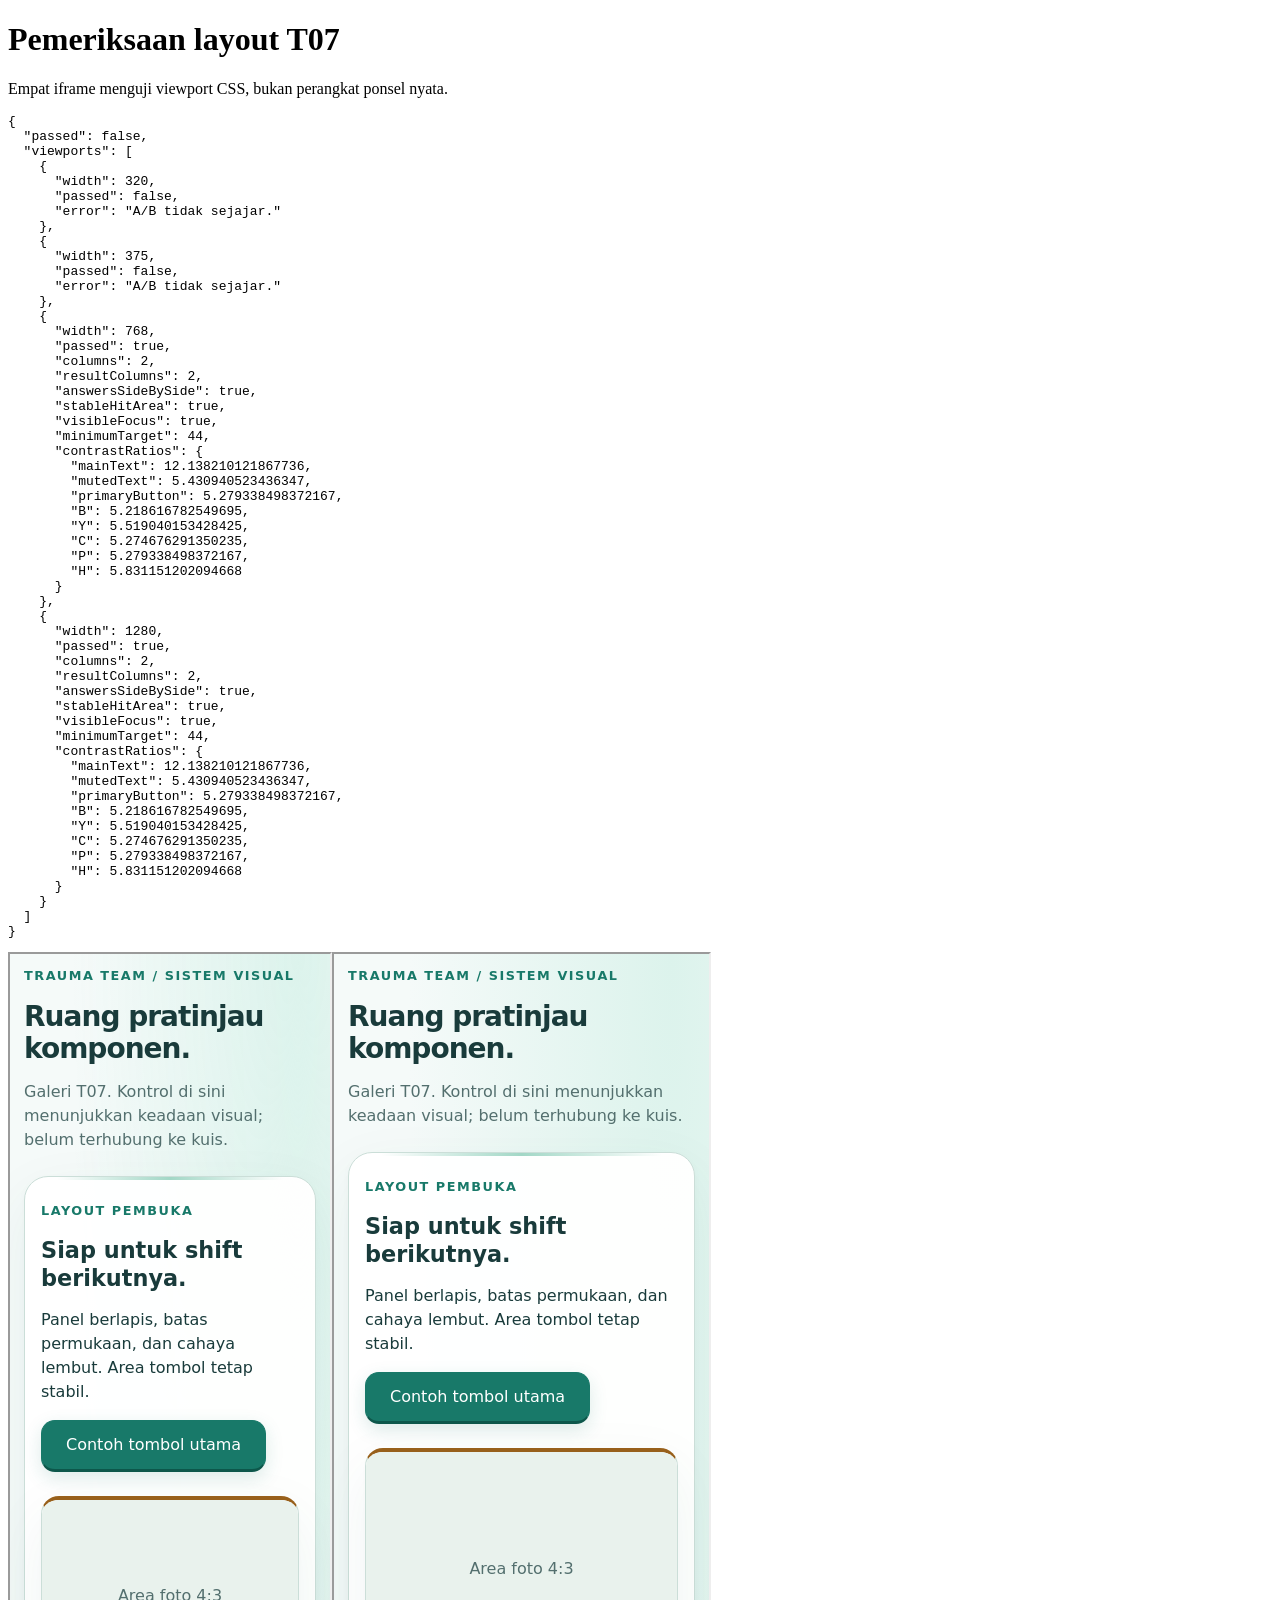
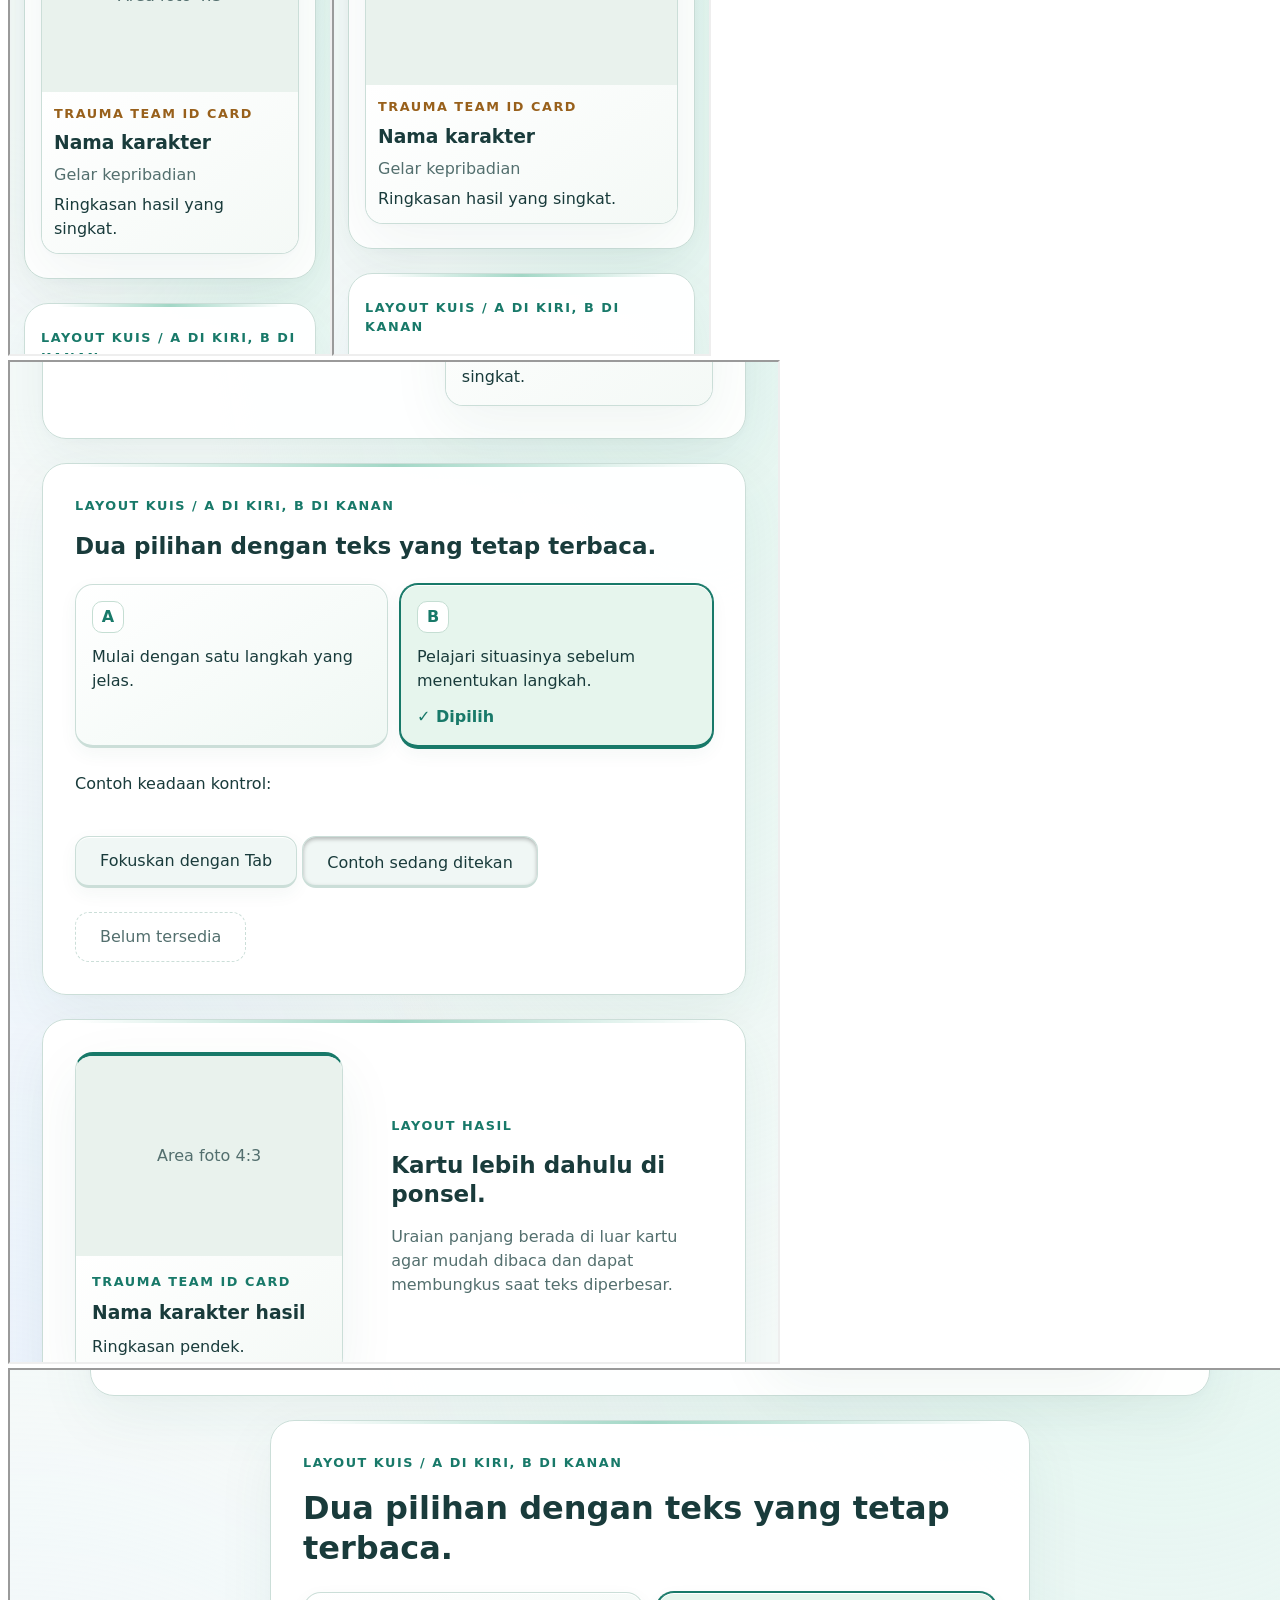
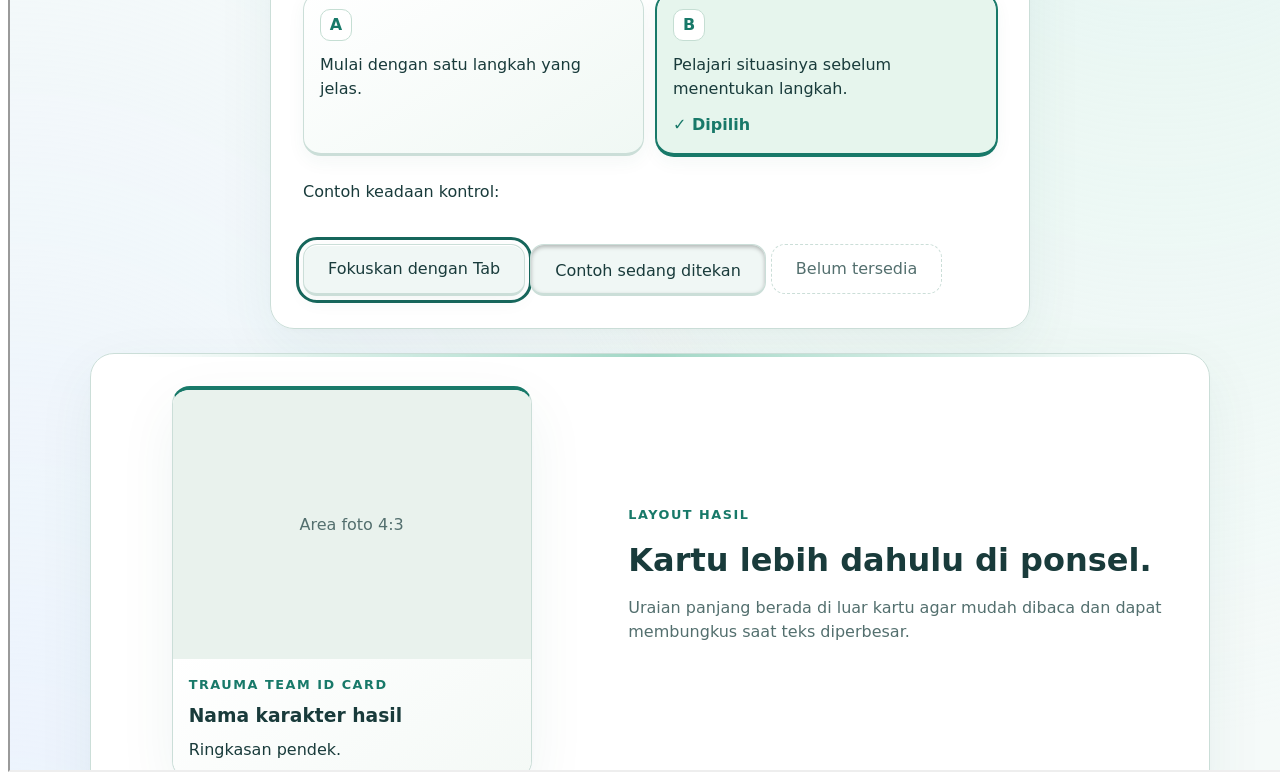
<file: checks/ui-check.html>
<!doctype html>
<html lang="id">
<head>
  <meta charset="utf-8">
  <meta name="viewport" content="width=device-width, initial-scale=1">
  <title>Pemeriksaan layout T07</title>
  <link rel="icon" href="data:,">
  <script src="ui-check.js" defer></script>
</head>
<body>
  <h1>Pemeriksaan layout T07</h1>
  <p>Empat iframe menguji viewport CSS, bukan perangkat ponsel nyata.</p>
  <pre id="check-report">Pemeriksaan belum selesai.</pre>
  <div id="frames"></div>
</body>
</html>
</file>
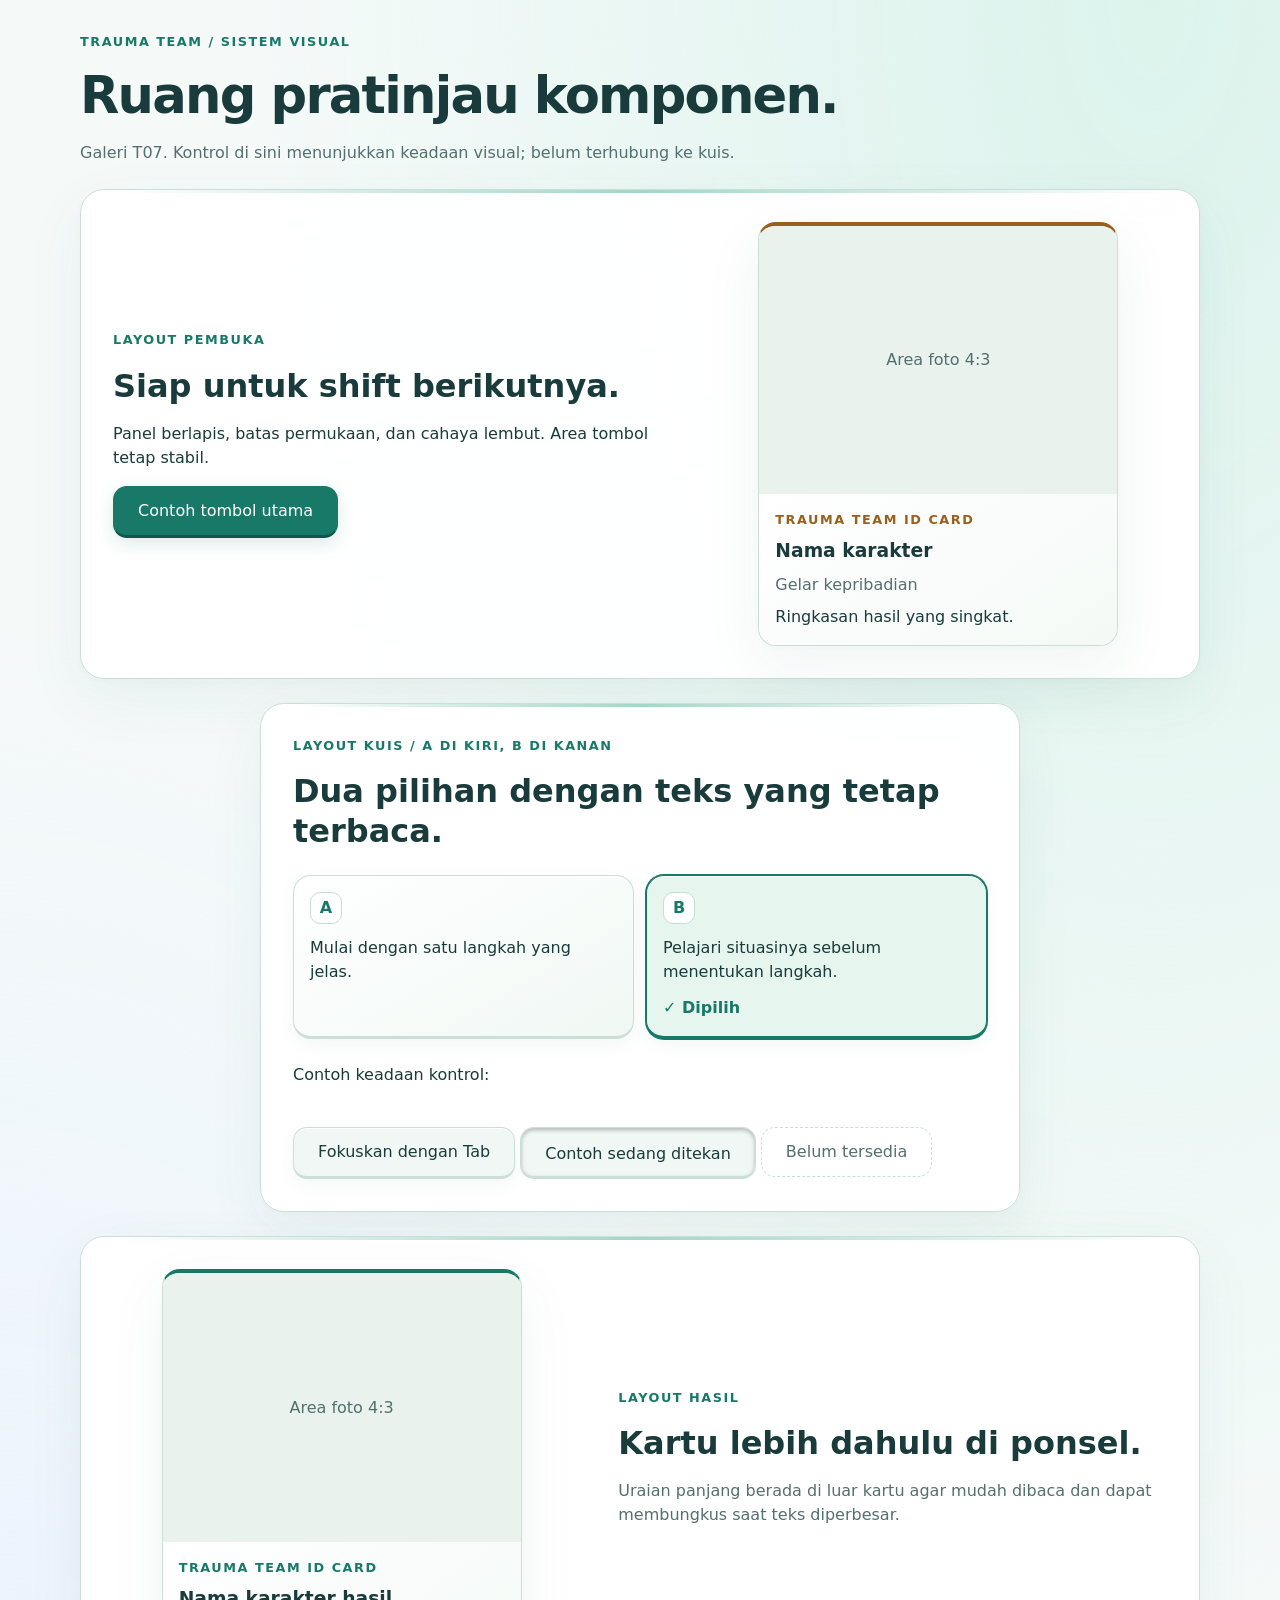
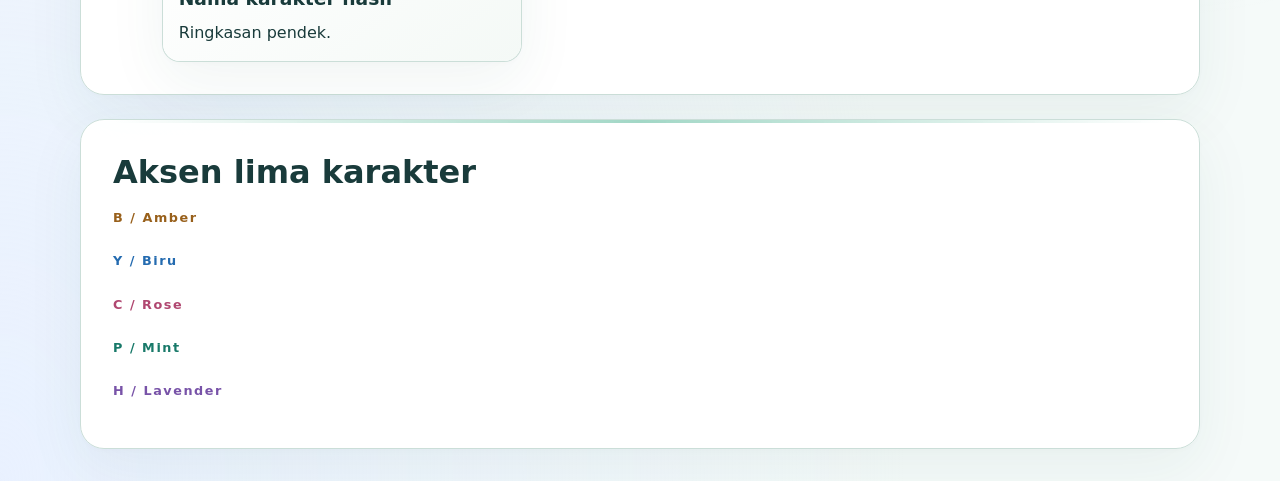
<file: checks/ui-preview.html>
<!doctype html>
<html lang="id">
<head>
  <meta charset="utf-8">
  <meta name="viewport" content="width=device-width, initial-scale=1">
  <title>Pratinjau komponen T07</title>
  <link rel="icon" href="data:,">
  <link rel="stylesheet" href="../css/style.css">
</head>
<body>
  <main class="site-shell stack">
    <header>
      <p class="eyebrow">TRAUMA TEAM / SISTEM VISUAL</p>
      <h1>Ruang pratinjau komponen.</h1>
      <p class="muted">Galeri T07. Kontrol di sini menunjukkan keadaan visual; belum terhubung ke kuis.</p>
    </header>
    <section class="panel split-layout" aria-labelledby="preview-title">
      <div>
        <p class="eyebrow">LAYOUT PEMBUKA</p>
        <h2 id="preview-title">Siap untuk shift berikutnya.</h2>
        <p>Panel berlapis, batas permukaan, dan cahaya lembut. Area tombol tetap stabil.</p>
        <button type="button" class="button button--primary" id="normal-control"><span class="control-surface">Contoh tombol utama</span></button>
      </div>
      <div class="id-card-wrapper" data-theme="B">
        <article class="id-card" aria-label="Contoh bentuk kartu, bukan hasil kuis">
          <div class="id-card-media" aria-hidden="true">Area foto 4:3</div>
          <div class="id-card-body">
            <p class="eyebrow">TRAUMA TEAM ID CARD</p>
            <h3>Nama karakter</h3>
            <p class="muted">Gelar kepribadian</p>
            <p>Ringkasan hasil yang singkat.</p>
          </div>
        </article>
      </div>
    </section>
    <section class="panel quiz-layout" aria-labelledby="choices-title">
      <p class="eyebrow">LAYOUT KUIS / A DI KIRI, B DI KANAN</p>
      <h2 id="choices-title">Dua pilihan dengan teks yang tetap terbaca.</h2>
      <div class="answers-grid">
        <button class="answer-card" type="button" aria-pressed="false" id="choice-a">
          <span class="control-surface"><span class="choice-key">A</span>Mulai dengan satu langkah yang jelas.<span class="choice-state">✓ Dipilih</span></span>
        </button>
        <button class="answer-card" type="button" aria-pressed="true" id="choice-b">
          <span class="control-surface"><span class="choice-key">B</span>Pelajari situasinya sebelum menentukan langkah.<span class="choice-state">✓ Dipilih</span></span>
        </button>
      </div>
      <p>Contoh keadaan kontrol:</p>
      <div class="stack">
        <button type="button" class="button" id="focus-control"><span class="control-surface">Fokuskan dengan Tab</span></button>
        <button type="button" class="button is-pressed" id="pressed-control"><span class="control-surface">Contoh sedang ditekan</span></button>
        <button type="button" class="button" disabled><span class="control-surface">Belum tersedia</span></button>
      </div>
    </section>
    <section class="panel result-layout" aria-labelledby="result-preview-title">
      <div class="id-card-wrapper" data-theme="P">
        <article class="id-card" aria-label="Contoh bentuk kartu hasil">
          <div class="id-card-media" aria-hidden="true">Area foto 4:3</div>
          <div class="id-card-body"><p class="eyebrow">TRAUMA TEAM ID CARD</p><h3>Nama karakter hasil</h3><p>Ringkasan pendek.</p></div>
        </article>
      </div>
      <div><p class="eyebrow">LAYOUT HASIL</p><h2 id="result-preview-title">Kartu lebih dahulu di ponsel.</h2><p class="muted">Uraian panjang berada di luar kartu agar mudah dibaca dan dapat membungkus saat teks diperbesar.</p></div>
    </section>
    <section class="panel" aria-labelledby="themes-title">
      <h2 id="themes-title">Aksen lima karakter</h2>
      <div class="stack">
        <p data-theme="B" class="eyebrow">B / Amber</p>
        <p data-theme="Y" class="eyebrow">Y / Biru</p>
        <p data-theme="C" class="eyebrow">C / Rose</p>
        <p data-theme="P" class="eyebrow">P / Mint</p>
        <p data-theme="H" class="eyebrow">H / Lavender</p>
      </div>
    </section>
  </main>
</body>
</html>
</file>
<file: css/style.css>
:root {
  --page-color: #f5faf9;
  --surface-color: #ffffff;
  --raised-color: #f0f7f5;
  --text-color: #193b3b;
  --muted-color: #536f6e;
  --accent-color: #187969;
  --ink-color: #ffffff;
  --focus-color: #16665b;
  --border-color: #cbded8;
  --space-1: 4px;
  --space-2: 8px;
  --space-3: 12px;
  --space-4: 16px;
  --space-5: 24px;
  --space-6: 32px;
  --space-7: 48px;
  --panel-radius: 24px;
  --card-radius: 18px;
  --button-radius: 14px;
  --panel-shadow: 0 20px 60px #21594d10, 0 2px 8px #21594d06, inset 0 1px 0 #ffffff;
  --card-shadow: 0 6px 18px #21594d0d, inset 0 1px 0 #ffffff;
  font-family: system-ui, 'Segoe UI', sans-serif;
  color: var(--text-color);
  background-color: var(--page-color);
  font-size: 16px;
  line-height: 1.5;
}

* {
  box-sizing: border-box;
}

body {
  margin: 0;
  min-height: 100vh;
  min-height: 100dvh;
  background:
    radial-gradient(ellipse at 90% 0%, #dcf3ec 0, transparent 55%),
    radial-gradient(ellipse at 0% 100%, #e9f1ff 0, transparent 50%),
    var(--page-color);
}

.site-shell {
  width: 100%;
  max-width: calc(1120px + 64px);
  margin-inline: auto;
  padding: var(--space-6);
}

[hidden] {
  display: none;
}

h1, h2, h3, p {
  margin-block: 0 var(--space-4);
  overflow-wrap: anywhere;
}

h1 {
  font-size: clamp(1.75rem, 4vw, 3.5rem);
  line-height: 1.12;
  letter-spacing: -0.035em;
}

h2 {
  font-size: clamp(1.4rem, 3vw, 2rem);
  line-height: 1.25;
}

button, a {
  -webkit-tap-highlight-color: transparent;
}

button {
  font: inherit;
}

a {
  color: var(--accent-color);
  text-underline-offset: 4px;
}

:focus-visible {
  outline: 3px solid var(--focus-color);
  outline-offset: 4px;
}

.panel {
  position: relative;
  min-width: 0;
  padding: var(--space-6);
  border: 1px solid var(--border-color);
  border-radius: var(--panel-radius);
  background: var(--surface-color);
  box-shadow: var(--panel-shadow);
}

.panel::before {
  content: '';
  position: absolute;
  inset: 0 var(--space-6) auto;
  height: 2px;
  background: linear-gradient(90deg, transparent, var(--accent-color), transparent);
  pointer-events: none;
}

.split-layout, .result-layout {
  display: grid;
  grid-template-columns: minmax(0, 1.2fr) minmax(0, 1fr);
  align-items: center;
  gap: var(--space-7);
}

.result-layout {
  grid-template-columns: minmax(0, 1fr) minmax(0, 1.2fr);
}

.split-layout > *, .result-layout > * {
  min-width: 0;
}

.quiz-layout {
  width: 100%;
  max-width: 760px;
  margin-inline: auto;
}

.audio-controls {
  display: grid;
  grid-template-columns: repeat(2, minmax(0, 1fr));
  gap: var(--space-4) var(--space-6);
  margin-bottom: var(--space-5);
  padding: var(--space-5);
}

.audio-controls h2 {
  grid-column: 1 / -1;
  margin: 0;
  font-size: 1rem;
}

.audio-channel {
  display: grid;
  gap: var(--space-2);
  min-width: 0;
}

.audio-channel label, .audio-channel p {
  margin: 0;
}

.audio-channel output {
  white-space: nowrap;
}

.audio-channel input {
  width: 100%;
  min-width: 0;
  min-height: 44px;
  margin: 0;
  accent-color: var(--accent-color);
}

@media (max-width: 767px) {
  .audio-controls { grid-template-columns: minmax(0, 1fr); padding: var(--space-4); }
}

.eyebrow {
  color: var(--accent-color);
  font-size: 0.8rem;
  font-weight: 700;
  letter-spacing: 0.12em;
}

.muted, .supporting-copy {
  color: var(--muted-color);
}

.stack > * + * {
  margin-top: var(--space-5);
}

.button, .answer-card {
  position: relative;
  display: inline-flex;
  align-items: center;
  justify-content: center;
  min-width: 44px;
  min-height: 44px;
  padding: var(--space-3) var(--space-5);
  border: 1px solid var(--border-color);
  border-bottom-width: 3px;
  border-radius: var(--button-radius);
  background: var(--raised-color);
  color: var(--text-color);
  box-shadow: var(--card-shadow);
  text-align: center;
  cursor: pointer;
  overflow-wrap: anywhere;
}

.button--primary {
  color: var(--ink-color);
  background: var(--accent-color);
  border-color: var(--accent-color);
  border-bottom-color: #319b8c;
}

.control-surface {
  display: block;
  min-width: 0;
}

.button:active:not(:disabled) .control-surface,
.answer-card:active:not(:disabled) .control-surface,
.is-pressed .control-surface {
  transform: translateY(2px);
}

.button:active:not(:disabled), .answer-card:active:not(:disabled), .is-pressed {
  box-shadow: inset 0 2px 4px #00000044;
}

.button:disabled, .answer-card:disabled {
  border-style: dashed;
  border-width: 1px;
  color: var(--muted-color);
  background: var(--surface-color);
  box-shadow: none;
  cursor: not-allowed;
}

.answers-grid {
  display: grid;
  grid-template-columns: repeat(2, minmax(0, 1fr));
  gap: var(--space-3);
  margin-block: var(--space-5);
}

.answer-card {
  display: flex;
  width: 100%;
  min-height: 144px;
  min-width: 0;
  padding: var(--space-4);
  border-radius: var(--card-radius);
  text-align: left;
  justify-content: flex-start;
  align-items: flex-start;
}

.choice-key {
  display: block;
  margin-bottom: var(--space-3);
  font-weight: 800;
  color: var(--accent-color);
}

.choice-state {
  display: none;
  margin-top: var(--space-3);
  font-weight: 700;
  color: var(--accent-color);
}

.answer-card[aria-pressed='true'] {
  border-color: var(--accent-color);
  box-shadow: 0 0 0 1px var(--accent-color), var(--card-shadow);
}

.answer-card[aria-pressed='true'] .choice-state {
  display: block;
}

.id-card-wrapper {
  width: 100%;
  max-width: 360px;
  margin-inline: auto;
  perspective: 900px;
}

.id-card {
  min-width: 0;
  border: 1px solid var(--border-color);
  border-top: 4px solid var(--accent-color);
  border-radius: var(--card-radius);
  background: var(--surface-color);
  box-shadow: var(--panel-shadow);
}

.id-card-media {
  display: grid;
  place-items: center;
  aspect-ratio: 4 / 3;
  border-radius: 14px 14px 0 0;
  background: linear-gradient(135deg, #24495d, var(--page-color));
  color: var(--muted-color);
}

.id-card-body {
  padding: var(--space-4);
}

.id-card-body > * {
  margin-bottom: var(--space-2);
}

.id-card-body > :last-child {
  margin-bottom: 0;
}

[data-theme='B'] { --accent-color: #98601b; }
[data-theme='Y'] { --accent-color: #246bb0; }
[data-theme='C'] { --accent-color: #b04770; }
[data-theme='P'] { --accent-color: #187969; }
[data-theme='H'] { --accent-color: #7853a8; }

@media (hover: hover) and (pointer: fine) {
  .button:hover:not(:disabled), .answer-card:hover:not(:disabled) {
    border-color: var(--accent-color);
    box-shadow: 0 10px 26px #21594d18, inset 0 1px 0 #ffffff;
  }
}

@media (max-width: 767px) {
  .site-shell {
    padding: var(--space-5) var(--space-4);
  }

  .panel {
    padding: var(--space-5) var(--space-4);
  }

  .split-layout, .result-layout {
    grid-template-columns: minmax(0, 1fr);
    gap: var(--space-5);
  }

  .answer-card {
    padding: var(--space-3);
    min-height: 120px;
  }
}

@media (prefers-reduced-motion: reduce) {
  .button:active:not(:disabled) .control-surface,
  .answer-card:active:not(:disabled) .control-surface,
  .is-pressed .control-surface {
    transform: none;
  }
}

#question-progress {
  display: block;
  width: 100%;
  height: 12px;
  margin-bottom: var(--space-5);
  accent-color: var(--accent-color);
}

#answer-options .choice-state[hidden] { display: none; }

.result-media {
  position: relative;
  overflow: hidden;
  background: linear-gradient(145deg, var(--raised-color), var(--page-color));
}

.result-media::before {
  content: '';
  position: absolute;
  inset: 12%;
  border: 1px solid var(--accent-color);
  border-radius: 50%;
  opacity: 0.42;
  pointer-events: none;
}

.result-media img {
  position: absolute;
  inset: 0;
  width: 100%;
  height: 100%;
  object-fit: cover;
}

.result-media img[hidden] { display: none; }

.result-initials {
  color: var(--accent-color);
  font-size: clamp(3rem, 12vw, 5rem);
  font-weight: 800;
  letter-spacing: 0.04em;
}

#result-screen [data-theme='B'] .result-media { background: linear-gradient(140deg, #fff0db, #fffaf3); }
#result-screen [data-theme='Y'] .result-media { background: linear-gradient(140deg, #e4f1ff, #f6faff); }
#result-screen [data-theme='C'] .result-media { background: linear-gradient(140deg, #ffe8ef, #fff8fa); }
#result-screen [data-theme='P'] .result-media { background: linear-gradient(140deg, #dcf4e9, #f3fbf7); }
#result-screen [data-theme='H'] .result-media { background: linear-gradient(140deg, #eee6ff, #faf7ff); }

#result-screen li { margin-bottom: var(--space-2); }

.result-note { margin-top: var(--space-5); }

/* Gerakan dekoratif hanya menyentuh permukaan kartu dan lapisan latar. */
.ambient {
  position: fixed;
  inset: -24px;
  z-index: 0;
  pointer-events: none;
  transform: translate3d(var(--ambient-x, 0px), var(--ambient-y, 0px), 0);
  transition: transform 120ms ease-out;
}
.ambient-far {
  background: radial-gradient(circle at 18% 22%, #55b9ba19, transparent 30%);
}
.ambient-near {
  background: radial-gradient(circle at 78% 68%, #80a6ff18, transparent 25%);
}
.site-shell { position: relative; z-index: 1; }
.id-card-wrapper > .id-card {
  transform: rotateX(var(--card-rotate-x, 0deg)) rotateY(var(--card-rotate-y, 0deg));
  transition: transform 120ms ease-out, box-shadow 160ms ease-out;
  overflow: hidden;
}
.id-card-wrapper > .id-card::after {
  content: '';
  position: absolute;
  inset: 0;
  background: radial-gradient(circle at var(--glow-x, 50%) var(--glow-y, 50%), #ffffff24, transparent 48%);
  opacity: var(--glow-opacity, 0);
  pointer-events: none;
}
.id-card-wrapper > .id-card { position: relative; }
@media (any-hover: hover) and (any-pointer: fine) {
  .id-card-wrapper:hover > .id-card { box-shadow: 0 24px 52px #21594d20, inset 0 1px 0 #ffffff; }
}
#quiz-screen.is-leaving > :not(.eyebrow:first-child) {
  opacity: 0;
  transform: translateY(8px);
  transition: opacity 110ms ease-out, transform 110ms ease-out;
}
#question-progress { transition: width 180ms ease-out; }
#result-screen.is-revealing .id-card-wrapper {
  animation: card-reveal 360ms ease-out both;
}
@keyframes card-reveal {
  from { opacity: 0; transform: translateY(12px); }
  to { opacity: 1; transform: translateY(0); }
}
@media (prefers-reduced-motion: reduce) {
  .ambient, .id-card-wrapper > .id-card, #question-progress,
  #result-screen.is-revealing .id-card-wrapper { transition: none; animation: none; }
  #quiz-screen.is-leaving > :not(.eyebrow:first-child) { opacity: 1; transform: none; transition: none; }
}

.sr-only {
  position: absolute;
  width: 1px;
  height: 1px;
  padding: 0;
  margin: -1px;
  overflow: hidden;
  clip: rect(0, 0, 0, 0);
  white-space: nowrap;
  border: 0;
}

@media (max-width: 240px) {
  .answers-grid { grid-template-columns: minmax(0, 1fr); }
  #result-screen ul { padding-inline-start: var(--space-4); }
  #result-screen li { overflow-wrap: anywhere; }
  #result-screen .button { width: 100%; padding-inline: var(--space-2); }
}

.landing-photo { width: 100%; height: 100%; object-fit: cover; }
#question-progress::-webkit-progress-value { transition: width 180ms ease-out; }
#question-progress::-moz-progress-bar { transition: width 180ms ease-out; }
[data-input-mode='keyboard'] .ambient,
[data-input-mode='touch'] .ambient,
[data-input-mode='keyboard'] .id-card-wrapper > .id-card,
[data-input-mode='touch'] .id-card-wrapper > .id-card { transition: none; }
@media (prefers-reduced-motion: reduce) {
  #question-progress::-webkit-progress-value { transition: none; }
  #question-progress::-moz-progress-bar { transition: none; }
}

/* Layar dan kontrol nonaktif harus tetap tersembunyi setelah aturan layout. */
#app [hidden] { display: none; }

.site-header {
  position: relative;
  z-index: 10;
  display: flex;
  align-items: center;
  justify-content: space-between;
  gap: 16px;
  margin-bottom: 28px;
  padding: 14px 20px;
  border: 1px solid #cbded8;
  border-radius: 20px;
  background: linear-gradient(120deg, #ffffffed, #f1faf6f5);
  box-shadow: 0 12px 36px #21594d0d, inset 0 1px #ffffff;
}
.brand { display: flex; align-items: center; gap: 12px; color: var(--text-color); text-decoration: none; font-weight: 800; letter-spacing: .08em; }
.brand-mark { display: grid; place-items: center; width: 40px; height: 40px; border-radius: 12px; background: var(--accent-color); color: var(--ink-color); font-size: 26px; box-shadow: 0 0 24px #67e8d320; }
.brand small { display: block; color: var(--muted-color); font-size: .62rem; letter-spacing: .2em; margin-top: 3px; }
.sound-menu summary { display: flex; align-items: center; gap: 10px; min-height: 44px; padding: 10px 16px; cursor: pointer; list-style: none; border: 1px solid var(--border-color); border-radius: 12px; background: #f0f7f5; font-weight: 600; }
.sound-menu summary::-webkit-details-marker { display: none; }
.sound-menu[open] summary { border-color: var(--accent-color); color: var(--accent-color); }
.sound-menu[open] .sound-chevron { transform: rotate(180deg); }
.sound-menu .audio-controls { position: absolute; right: 0; top: calc(100% + 10px); width: min(620px, 100%); margin: 0; max-height: min(70dvh, 520px); overflow-y: auto; overscroll-behavior: contain; box-shadow: 0 24px 64px #21594d26; background: #ffffff; }
.sound-menu .audio-controls h2 { font-size: 1.1rem; }
.sound-menu .audio-channel p { font-size: .875rem; }
#result-screen { background: radial-gradient(ellipse at 0 0, #ffffff09, transparent 60%), var(--surface-color); }
#result-screen > .eyebrow { letter-spacing: .18em; }
#result-title { font-size: clamp(1.7rem, 3.5vw, 2.5rem); margin-bottom: 28px; }
.result-note { border-top: 1px solid #d9e7e2; padding-top: 20px; margin-top: 28px; font-size: .875rem; }
@media (max-width: 480px) {
  .site-header { padding: 12px; gap: 8px; margin-bottom: 20px; }
  .brand { font-size: .78rem; gap: 8px; letter-spacing: .04em; }
  .brand-mark { width: 32px; height: 36px; font-size: 22px; }
  .brand small { font-size: .52rem; }
  .sound-menu summary { padding: 10px; gap: 6px; font-size: .875rem; }
}
@media (max-width: 767px) {
  .id-card-body { padding: var(--space-3); }
  .id-card-body > * { margin-bottom: 6px; }
  .id-card-body > :last-child { margin-bottom: 0; }
}

/* White medical palette over a slowly moving, diagonal cast wallpaper. */
body { isolation: isolate; }
.character-wall {
  position: fixed;
  inset: 0;
  z-index: 0;
  overflow: hidden;
  pointer-events: none;
  background: #e8f1ed;
}
.character-wall::after {
  content: '';
  position: absolute;
  inset: 0;
  background: radial-gradient(ellipse at 50% 42%, #ffffffec 8%, #f7fbf9b8 65%, #eef8f390 100%);
}
.character-wall-grid {
  --wall-tile-size: clamp(160px, 22vmax, 320px);
  position: absolute;
  left: 50%;
  top: 50%;
  display: flex;
  gap: 16px;
  height: 200vmax;
  width: max-content;
  transform: translate(-50%, -50%) rotate(28deg);
}
.wall-lane { width: var(--wall-tile-size); height: 100%; overflow: hidden; }
.wall-track { animation: wallpaper-rise var(--wall-duration, 100s) linear infinite; animation-delay: var(--wall-delay, 0s); }
.wall-group { display: grid; gap: 16px; padding-bottom: 16px; }
.wall-tile {
  height: calc(var(--wall-tile-size) * 1.12);
  overflow: hidden;
  border: 5px solid #fff;
  border-radius: 22px;
  background: #d5e6df;
  box-shadow: 0 8px 24px #264f3e15;
}
.wall-tile img { display: block; width: 100%; height: 100%; object-fit: cover; object-position: 50% 35%; filter: brightness(.8) saturate(.7); }
@keyframes wallpaper-rise { to { transform: translate3d(0, -50%, 0); } }
.character-wall-grid.is-paused .wall-track { animation-play-state: paused; }
.medical-stickers { position: fixed; inset: 0; z-index: 0; overflow: hidden; pointer-events: none; color: #3b9b83; }
.medical-sticker { position: absolute; display: grid; place-items: center; border: 2px solid #fff; box-shadow: 0 6px 20px #346b4d10; }
.sticker-cross { top: 19%; left: 3%; width: 64px; height: 64px; border-radius: 20px; background: #e2f5e9d9; font-size: 40px; transform: rotate(-15deg); }
.sticker-bandage { right: 2%; bottom: 14%; display: flex; gap: 7px; padding: 12px; border-radius: 18px; background: #fff1d8e6; color: #bd985a; transform: rotate(28deg); font-size: 15px; }
.sticker-bandage i { width: 24px; height: 24px; border: 2px dotted #bd985a; border-radius: 5px; }
.sticker-heart { top: 32%; right: 5%; width: 58px; height: 58px; background: #ffebefd9; border-radius: 50%; color: #c57c8f; font-size: 42px; transform: rotate(12deg); }
.sticker-pulse { position: absolute; bottom: 7%; left: 2%; width: 180px; opacity: .45; transform: rotate(-10deg); }
.panel { background: #fffffff5; }
.panel::before { height: 3px; background: linear-gradient(90deg, transparent, #a2d7c6, transparent); }
.button--primary { border-bottom-color: #0d574b; box-shadow: 0 6px 18px #18796926; }
.answer-card { background: linear-gradient(150deg, #ffffff, #f0f8f4); }
.answer-card[aria-pressed='true'] { background: #e6f5ed; }
.choice-key { display: grid; place-items: center; width: 32px; height: 32px; border: 1px solid #c5ded3; border-radius: 10px; background: #fff; }
.id-card { background: #fff; }
.id-card-body { background: linear-gradient(145deg, #ffffff, #f4f9f6); }
.id-card-media { background: #e9f2ed; }
#question-progress { border: none; border-radius: 20px; overflow: hidden; background: #e2ece7; }
#question-progress::-webkit-progress-bar { background: #e2ece7; border-radius: 20px; }
#question-progress::-webkit-progress-value { background: var(--accent-color); border-radius: 20px; }
#question-progress::-moz-progress-bar { background: var(--accent-color); border-radius: 20px; }
#result-screen { background: linear-gradient(145deg, #fffffff7, #f5faf7f7); }
#result-screen .result-media { background: linear-gradient(145deg, #e3efe8, #f6f9f7); }
#landing-screen::after { content: '✚  ON CALL, TOGETHER'; position: absolute; right: 24px; bottom: -14px; padding: 6px 14px; border: 1px solid #c5ded3; border-radius: 8px; background: #e9f5ed; color: #386454; font-size: .65rem; font-weight: 700; letter-spacing: .12em; transform: rotate(-3deg); box-shadow: 0 3px 8px #21594d0c; }
@media (max-width: 767px) {
  .wall-tile { border-width: 3px; border-radius: 16px; }
  .sticker-cross { left: -18px; top: 25%; }
  .sticker-heart { right: -20px; top: 65%; }
  .sticker-pulse { width: 120px; }
}
@media (prefers-reduced-motion: reduce) {
  .wall-track { animation: none; }
}

/* Each question gets its own small medical desk vignette. */
#quiz-screen {
  --question-color: #187969;
  --question-wash: #d7f1e5;
  --question-entry: question-rise;
  isolation: isolate;
  border-bottom-width: 5px;
  box-shadow: 0 24px 60px #225b4c14, 0 8px 0 -3px #e4efe9, 0 16px 0 -7px #d5e6dd;
}
#quiz-screen > :not(.question-atmosphere) { position: relative; z-index: 1; }
.question-atmosphere { position: absolute; inset: 0; overflow: hidden; border-radius: inherit; pointer-events: none; z-index: 0; }
.question-orb { position: absolute; border-radius: 50%; background: var(--question-wash); opacity: .55; }
.orb-one { width: 180px; height: 180px; right: -65px; top: -60px; box-shadow: inset -12px -16px 22px #164e3610, inset 8px 8px 16px #fff9; }
.orb-two { width: 110px; height: 110px; bottom: -65px; left: 10%; opacity: .4; }
.question-emblem { position: absolute; top: 18px; right: 25px; display: grid; place-items: center; width: 48px; height: 48px; border: 2px solid #fff; border-radius: 16px; color: var(--question-color); background: var(--question-wash); font-size: 29px; box-shadow: 3px 5px 0 #225b4c12, inset 2px 2px 8px #fff; transform: rotate(10deg); }
#quiz-screen .eyebrow, #quiz-screen .choice-key { color: var(--question-color); }
#quiz-screen > .eyebrow:first-of-type { padding-right: 60px; }
.question-enter #question-title, .question-enter #question-context { animation: var(--question-entry) 550ms cubic-bezier(.2,.7,.2,1) both; }
.question-enter .answer-card .control-surface { animation: var(--question-entry) 600ms cubic-bezier(.2,.7,.2,1) both; }
.question-enter .answer-card:nth-child(2) .control-surface { animation-delay: 65ms; }
#quiz-screen .answer-card { border-bottom-width: 5px; background: linear-gradient(145deg, #fff, var(--question-wash)); box-shadow: 0 9px 18px #225b4c0b, inset 0 2px #fff; }
#quiz-screen .answer-card[aria-pressed='true'] { border-color: var(--question-color); box-shadow: 0 0 0 2px var(--question-color), inset 0 2px 9px #225b4c13; }
#quiz-screen[data-question='2'] { --question-color: #af5279; --question-wash: #fbe5ed; --question-entry: question-swing; }
#quiz-screen[data-question='2'] .question-emblem { animation: vignette-heart 2.5s ease-in-out infinite; }
#quiz-screen[data-question='3'] { --question-color: #7760af; --question-wash: #eee8fa; --question-entry: question-turn; }
#quiz-screen[data-question='3'] .question-orbit { position: absolute; right: 11px; top: 5px; width: 76px; height: 76px; border: 1px dashed #ad98d7; border-radius: 50%; animation: vignette-orbit 18s linear infinite; }
#quiz-screen[data-question='3'] .question-orbit::before { content: ''; position: absolute; width: 9px; height: 9px; top: -4px; left: 32px; border-radius: 50%; background: #b7a3df; }
#quiz-screen[data-question='4'] { --question-color: #276fa3; --question-wash: #e2f1fc; --question-entry: question-focus; }
#quiz-screen[data-question='4'] .orb-one { border-radius: 16px; animation: vignette-scan 5s ease-in-out infinite; }
#quiz-screen[data-question='5'] { --question-color: #268074; --question-wash: #dff5ee; --question-entry: question-breathe; }
#quiz-screen[data-question='5'] .orb-one { animation: vignette-heart 6s ease-in-out infinite; }
#quiz-screen[data-question='6'] { --question-color: #9b6b25; --question-wash: #fcf0d9; --question-entry: question-slide; }
#quiz-screen[data-question='6'] .question-emblem { animation: vignette-float 4s ease-in-out infinite; }
#quiz-screen[data-question='7'] { --question-color: #b45e52; --question-wash: #fbe7df; --question-entry: question-bloom; }
#quiz-screen[data-question='7'] .question-emblem { border-radius: 50%; animation: vignette-orbit 22s linear infinite; }
#quiz-screen[data-question='8'] { --question-color: #957321; --question-wash: #fff3ca; --question-entry: question-sunrise; }
#quiz-screen[data-question='8'] .orb-one { background: radial-gradient(circle, #ffedac, #fff8e4); animation: vignette-float 7s ease-in-out infinite; }
#quiz-screen[data-question='9'] { --question-color: #6261b5; --question-wash: #e9e9ff; --question-entry: question-snap; }
#quiz-screen[data-question='9'] .question-emblem { animation: vignette-spark 4s ease-in-out infinite; }
#quiz-screen[data-question='10'] { --question-color: #187969; --question-wash: #dcefe3; --question-entry: question-unfold; }
#quiz-screen[data-question='10'] .question-emblem { animation: envelope-jiggle 4s ease-in-out infinite; }
@keyframes question-rise { from { opacity: 0; transform: translateY(18px); } to { opacity: 1; transform: none; } }
@keyframes question-swing { from { opacity: 0; transform: rotate(-2deg) translateX(-10px); } to { opacity: 1; transform: none; } }
@keyframes question-turn { from { opacity: 0; transform: perspective(700px) rotateY(-12deg); } to { opacity: 1; transform: none; } }
@keyframes question-focus { from { opacity: 0; transform: scale(.96); filter: blur(3px); } to { opacity: 1; transform: none; filter: none; } }
@keyframes question-breathe { from { opacity: 0; transform: scale(.97) translateY(8px); } to { opacity: 1; transform: none; } }
@keyframes question-slide { from { opacity: 0; transform: translateX(22px); } to { opacity: 1; transform: none; } }
@keyframes question-bloom { from { opacity: 0; transform: scale(.92) rotate(1deg); } to { opacity: 1; transform: none; } }
@keyframes question-sunrise { from { opacity: 0; transform: translateY(22px) rotate(-1deg); } to { opacity: 1; transform: none; } }
@keyframes question-snap { from { opacity: 0; transform: translateX(-14px) skewX(-3deg); } to { opacity: 1; transform: none; } }
@keyframes question-unfold { from { opacity: 0; transform: perspective(600px) rotateX(-12deg); transform-origin: top; } to { opacity: 1; transform: none; } }
@keyframes vignette-heart { 0%,100% { transform: rotate(10deg) scale(1); } 50% { transform: rotate(5deg) scale(1.08); } }
@keyframes vignette-orbit { to { transform: rotate(360deg); } }
@keyframes vignette-scan { 0%,100% { transform: translateY(-20px) rotate(12deg); } 50% { transform: translateY(65px) rotate(12deg); } }
@keyframes vignette-float { 0%,100% { transform: translateY(0) rotate(8deg); } 50% { transform: translateY(-9px) rotate(14deg); } }
@keyframes vignette-spark { 0%,80%,100% { transform: rotate(10deg); } 85% { transform: rotate(-7deg) scale(1.07); } 90% { transform: rotate(16deg); } }

/* Three tactile steps: remove the seal, lift the flap, take the letter. */
.letter-stage { text-align: center; max-width: 800px; margin-inline: auto; background: radial-gradient(ellipse at 50% 50%, #e9f5eb, #fffffff5 70%); }
.letter-stage h2 { font-size: clamp(1.9rem, 5vw, 3rem); }
.envelope-button { display: block; position: relative; width: 100%; padding: 110px 0 15px; border: 0; border-radius: 24px; background: transparent; color: var(--text-color); cursor: pointer; -webkit-tap-highlight-color: transparent; }
.envelope-button:disabled { cursor: wait; }
.envelope-scene { position: relative; display: block; width: min(340px, 88%); aspect-ratio: 1.55; margin: 0 auto 35px; perspective: 1000px; transform: rotate(-4deg); filter: drop-shadow(0 22px 20px #285a3d26); }
.letter-stage[data-step='0'] .envelope-scene { animation: envelope-jiggle 4s ease-in-out infinite; }
.envelope-back { position: absolute; inset: 0; border-radius: 12px; background: #a9c8b4; box-shadow: inset 0 2px 4px #3b705c22; }
.envelope-paper { position: absolute; display: flex; align-items: center; flex-direction: column; gap: 12px; width: 87%; height: 92%; left: 6.5%; top: 4%; padding: 20px; border-radius: 6px; background: #fffdf7; color: #456c59; font-size: 10px; font-weight: 700; letter-spacing: .14em; box-shadow: 0 0 6px #245d3f18; z-index: 1; transition: transform 600ms cubic-bezier(.2,.8,.2,1); }
.paper-cross { font-size: 27px; line-height: 1; }
.paper-lines { display: block; width: 85%; height: 40px; background: repeating-linear-gradient(transparent 0 10px, #bbcec2 10px 11px); }
.paper-signature { font-family: Georgia, serif; font-size: 11px; font-style: italic; letter-spacing: 0; }
.envelope-flap { position: absolute; inset: 0; z-index: 4; background: linear-gradient(170deg, #d4e8d8, #b0cfbb); clip-path: polygon(0 0, 100% 0, 50% 60%); transform-origin: center top; backface-visibility: hidden; transition: transform 600ms ease, z-index 0ms 300ms; }
.envelope-front { position: absolute; inset: 0; z-index: 3; border-radius: 0 0 12px 12px; background: linear-gradient(30deg, #c4ddcb, #e0eee0); clip-path: polygon(0 0, 50% 53%, 100% 0, 100% 100%, 0 100%); box-shadow: inset 0 -4px 0 #86ab9440; }
.envelope-address { position: absolute; z-index: 5; left: 22px; bottom: 22px; text-align: left; font-size: 10px; font-weight: 800; letter-spacing: .15em; color: #416950; }
.envelope-address small { font-size: 8px; font-weight: 500; }
.envelope-seal { display: grid; place-items: center; position: absolute; z-index: 6; width: 58px; height: 58px; left: calc(50% - 29px); top: calc(48% - 29px); background: radial-gradient(circle at 35% 25%, #5aa985, #2b7156); border: 4px double #83b99b; border-radius: 50%; color: #edf7e9; font-size: 27px; box-shadow: 0 5px 0 #22533e, 0 8px 12px #24583e33; transition: opacity 300ms, transform 500ms cubic-bezier(.4,0,.2,1); }
.letter-action { display: inline-block; padding: 12px 20px; border-radius: 24px; background: #e5f1e8; border: 1px solid #c4ddca; font-weight: 700; }
.letter-steps { display: flex; justify-content: center; gap: 20px; padding: 15px 0 5px; color: #698675; font-size: .75rem; }
.letter-stage[data-step='1'] .envelope-seal, .letter-stage[data-step='2'] .envelope-seal, .letter-stage[data-step='3'] .envelope-seal { transform: translate(65px, 65px) rotate(50deg) scale(.6); opacity: 0; }
.letter-stage[data-step='2'] .envelope-flap, .letter-stage[data-step='3'] .envelope-flap { transform: rotateX(180deg); z-index: 0; backface-visibility: visible; }
.letter-stage[data-step='2'] .envelope-paper { transform: translateY(-22px); }
.letter-stage[data-step='3'] .envelope-paper { animation: letter-extract 1100ms cubic-bezier(.3,.7,.2,1) both; }
.letter-stage[data-step='3'] .envelope-scene { transition: transform 900ms; transform: rotate(2deg) translateY(30px); }
@keyframes envelope-jiggle { 0%,65%,100% { transform: rotate(-4deg); } 70% { transform: rotate(-7deg) translateY(-4px); } 76% { transform: rotate(1deg); } 82% { transform: rotate(-5deg); } 88% { transform: rotate(-3deg); } }
@keyframes letter-extract { 0% { transform: translateY(-22px); } 65% { transform: translateY(-170px) rotate(5deg) scale(1.05); opacity: 1; } 100% { transform: translateY(-190px) rotate(0deg) scale(1.15); opacity: 0; } }

/* The revealed result is a keepsake letter with a clinic-inspired letterhead. */
#result-screen.doctor-letter { max-width: 980px; margin-inline: auto; border-radius: 6px 24px 6px 6px; border: 1px solid #d7dfd6; border-bottom: 5px solid #d5dfd2; background: repeating-linear-gradient(0deg, #c0bfa403 0 1px, transparent 1px 4px), #fffef9; box-shadow: 0 30px 70px #2d593e1a, 5px 8px 0 -2px #eef1e9, 10px 16px 0 -5px #dbe4d8; }
.letterhead { display: flex; align-items: center; gap: 14px; padding-bottom: 22px; margin-bottom: 26px; border-bottom: 3px double #b9ccc0; color: #456552; }
.letterhead-mark { display: grid; place-items: center; width: 48px; height: 48px; border: 1px solid #aac5b2; border-radius: 50%; font-size: 28px; background: #eef5ec; }
.letterhead strong { display: block; letter-spacing: .14em; font-size: 1.05rem; }
.letterhead small { display: block; font-size: .6rem; letter-spacing: .12em; margin-top: 4px; }
.letterhead-rx { font-family: Georgia, serif; margin-left: auto; font-size: 42px; color: #91aa98; }
.doctor-letter .result-layout { align-items: start; }
.doctor-letter .id-card-wrapper { transform: rotate(-2deg); }
.doctor-letter .id-card { border-radius: 6px; border: 7px solid #fff; border-bottom-width: 16px; outline: 1px solid #d5dfd5; box-shadow: 0 8px 20px #31513818; }
.doctor-letter .id-card-body { background: #fff; }
.doctor-letter .id-card-media { border-radius: 0; }
.doctor-letter h3 { font-size: 1.05rem; }
.letter-signoff { display: flex; justify-content: space-between; align-items: center; gap: 20px; margin-top: 35px; padding-top: 20px; border-top: 1px dashed #c8d5c9; font-family: Georgia, serif; font-style: italic; color: #5c7864; }
.letter-signoff strong { display: block; margin-top: 7px; font-size: 1.4rem; }
.letter-stamp { display: inline-block; text-align: center; padding: 9px 14px; border: 3px double var(--accent-color); border-radius: 6px; color: var(--accent-color); transform: rotate(-9deg); font-family: inherit; font-style: normal; font-size: .75rem; letter-spacing: .07em; opacity: .75; }
.letter-stamp small { font-size: .55rem; }
#result-screen.is-revealing { animation: result-letter-arrive 600ms ease-out both; }
@keyframes result-letter-arrive { from { opacity: 0; transform: translateY(28px) rotate(1deg); } to { opacity: 1; transform: none; } }
@media (max-width: 480px) {
  .question-emblem { width: 38px; height: 38px; top: 14px; right: 16px; font-size: 23px; }
  .envelope-button { padding-top: 85px; }
  .envelope-paper { gap: 8px; padding: 15px; }
  .envelope-seal { width: 48px; height: 48px; left: calc(50% - 24px); top: calc(48% - 24px); font-size: 22px; }
  .envelope-address { bottom: 14px; left: 16px; }
  .letter-steps { gap: 14px; font-size: .65rem; }
  .letterhead { gap: 9px; }
  .letterhead strong { font-size: .85rem; }
  .letterhead small { font-size: .48rem; }
  .letterhead-mark { flex-shrink: 0; width: 36px; height: 36px; font-size: 23px; }
  .letterhead-rx { font-size: 32px; }
  .letter-stamp { padding: 7px; font-size: .6rem; }
}
@media (prefers-reduced-motion: reduce) {
  .question-enter #question-title, .question-enter #question-context,
  .question-enter .answer-card .control-surface,
  #quiz-screen .question-emblem, #quiz-screen .question-orbit, #quiz-screen .question-orb,
  .letter-stage[data-step] .envelope-scene, .letter-stage[data-step] .envelope-paper,
  #result-screen.is-revealing { animation: none; }
  .envelope-seal, .envelope-flap, .envelope-paper, .letter-stage[data-step='3'] .envelope-scene { transition: none; }
  .letter-stage[data-step='3'] .envelope-paper { transform: translateY(-80px); opacity: 0; }
}

/* Compact, touch-first layout: a cast card, one clear action, details on demand. */
.mobile-title { display: none; }
.motion-surface {
  transition: box-shadow 240ms ease, border-color 220ms ease, background-color 220ms ease,
    color 180ms ease, translate 220ms cubic-bezier(.2,.7,.2,1), scale 180ms ease;
}
button.motion-surface, summary.motion-surface { -webkit-tap-highlight-color: transparent; }
button.motion-surface:active:not(:disabled), summary.motion-surface:active { scale: .97; translate: 0 1px; }
.motion-surface:focus-visible { box-shadow: 0 0 0 5px #18796918; }
.screen-enter { animation: surface-arrive 380ms ease-out both; }
@keyframes surface-arrive { from { opacity: 0; } to { opacity: 1; } }
.brand-mark, .sound-chevron, .result-more summary span, .letterhead-mark { transition: transform 240ms cubic-bezier(.2,.7,.2,1), box-shadow 240ms ease; }
.hero-tags span, .letter-stamp { transition: translate 250ms ease, box-shadow 250ms ease; }
.sound-menu[open] .audio-controls { animation: menu-arrive 230ms ease-out both; }
.result-more[open] > :not(summary) { animation: surface-arrive 260ms ease-out both; }
@keyframes menu-arrive { from { opacity: 0; translate: 0 -7px; } to { opacity: 1; translate: 0 0; } }
.audio-channel input { transition: filter 200ms ease; }
.audio-channel input:focus-visible { filter: drop-shadow(0 0 5px #18796925); }
@media (hover: hover) and (pointer: fine) {
  button.motion-surface:hover:not(:disabled), summary.motion-surface:hover {
    translate: 0 -3px;
    border-color: var(--accent-color);
    box-shadow: 0 10px 24px #21594d1c, inset 0 1px 0 #ffffffa0;
    background-image: radial-gradient(circle at var(--hover-x, 50%) var(--hover-y, 50%), #ffffff45, transparent 75%);
  }
  section.panel:hover { border-color: #9fc9b6; box-shadow: 0 26px 65px #21594d1c, inset 0 1px #fff; }
  .site-header:hover { box-shadow: 0 12px 32px #21594d16; border-color: #a8cdbb; }
  .brand:hover .brand-mark { transform: rotate(-8deg) scale(1.06); box-shadow: 0 6px 18px #18796926; }
  .hero-tags span:hover { translate: 0 -3px; box-shadow: 0 5px 12px #21594d12; }
  .letter-stamp:hover { translate: 0 -3px; box-shadow: 0 6px 16px #21594d16; }
  .letterhead:hover .letterhead-mark { transform: rotate(8deg); }
  .envelope-button.motion-surface:hover:not(:disabled) { box-shadow: none; background-image: none; }
}
@media (prefers-reduced-motion: reduce) {
  .motion-surface, .brand-mark, .sound-chevron, .result-more summary span,
  .letterhead-mark, .hero-tags span, .letter-stamp, .audio-channel input { transition: none; }
  .screen-enter, .sound-menu[open] .audio-controls, .result-more[open] > :not(summary) { animation: none; }
  button.motion-surface:hover:not(:disabled), summary.motion-surface:hover,
  button.motion-surface:active:not(:disabled), summary.motion-surface:active,
  .hero-tags span:hover, .letter-stamp:hover { translate: none; scale: none; }
  .brand:hover .brand-mark, .letterhead:hover .letterhead-mark { transform: none; }
}
.hero-tags { display: flex; flex-wrap: wrap; gap: 8px; margin-bottom: 20px; }
.hero-tags span { padding: 5px 10px; border-radius: 20px; background: #e9f3ec; color: #476955; font-size: .75rem; }
.hero-foot { margin: 18px 0 0; font-size: .7rem; }
.hero-cast { position: relative; touch-action: pan-y; }
.cast-navigation { position: absolute; z-index: 3; right: 12px; bottom: 12px; display: flex; gap: 6px; align-items: center; }
.cast-navigation button { display: grid; place-items: center; min-width: 44px; min-height: 44px; border: 1px solid #c4d9ce; border-radius: 50%; color: #175f50; background: #ffffffed; cursor: pointer; font-size: 20px; box-shadow: 0 3px 0 #c4d9ce; }
.cast-navigation button:active { box-shadow: none; transform: translateY(2px); }
.cast-position { padding: 5px 9px; border-radius: 20px; color: #214d3a; background: #ffffffe6; font-size: .7rem; }
.hero-cast .id-card-body { padding-right: 150px; min-height: 90px; }
.hero-cast .id-card-body h2 { font-size: 1.1rem; }
.cast-sticker { position: absolute; z-index: 2; top: -12px; right: -5px; padding: 7px 12px; border: 2px solid #fff; border-radius: 8px; color: #756124; background: #fff0b6; font-size: .6rem; font-weight: 800; transform: rotate(6deg); box-shadow: 0 4px 10px #4b4b1915; }
.result-more summary { display: flex; justify-content: space-between; align-items: center; min-height: 52px; padding: 12px 0; color: var(--accent-color); font-weight: 700; cursor: pointer; list-style: none; }
.result-more summary::-webkit-details-marker { display: none; }
.result-more[open] summary { margin-bottom: 12px; }
.result-more[open] summary span { transform: rotate(45deg); }
.result-more { margin-bottom: 16px; }
@media (min-width: 768px) {
  .result-more summary { display: none; }
}
@media (max-width: 767px) {
  .site-shell { padding: max(12px, env(safe-area-inset-top)) 14px max(24px, env(safe-area-inset-bottom)); }
  .site-header { padding: 10px 12px; border-radius: 20px; margin-bottom: 14px; }
  .brand-mark { width: 32px; height: 34px; }
  .brand small { font-size: .5rem; }
  .panel { border-radius: 24px; }
  #landing-screen { display: grid; grid-template-columns: minmax(0, 1fr); gap: 12px; padding: 24px 20px 20px; text-align: center; }
  .hero-copy { display: contents; }
  .hero-eyebrow { grid-row: 1; font-size: .6rem; letter-spacing: .15em; margin: 0; }
  #project-title { grid-row: 2; margin: 0; font-size: clamp(1.9rem, 8.5vw, 2.8rem); line-height: 1.08; }
  .desktop-title { display: none; }
  .mobile-title { display: inline; }
  .mobile-title em { color: #187969; font-family: Georgia, serif; }
  .hero-lead { grid-row: 3; margin: 0; font-size: .85rem; color: var(--muted-color); }
  .hero-tags { grid-row: 4; justify-content: center; gap: 5px; margin: 0 0 5px; }
  .hero-tags span { font-size: .65rem; padding: 4px 8px; }
  #audio-start-hint { display: none; }
  #landing-card-wrapper { grid-row: 5; max-width: 400px; margin-block: 2px 4px; }
  #landing-card-wrapper .id-card { border-radius: 20px; border: 4px solid #fff; outline: 1px solid #d7e6db; box-shadow: 0 10px 24px #2359411c; }
  #landing-card-wrapper .id-card-media { height: clamp(150px, 25svh, 205px); aspect-ratio: auto; border-radius: 15px 15px 0 0; }
  #landing-card-wrapper .landing-photo { object-position: 50% 30%; }
  #landing-card-wrapper .id-card-body { min-height: 44px; padding: 11px 130px 9px 12px; text-align: left; }
  #landing-card-wrapper .id-card-body .eyebrow { display: none; }
  #landing-character-name { font-size: .85rem; margin: 0; }
  .cast-navigation { bottom: 7px; right: 8px; gap: 4px; }
  .cast-position { font-size: .6rem; padding: 4px; }
  .cast-navigation button { min-width: 44px; min-height: 44px; }
  #start-quiz { grid-row: 6; width: 100%; min-height: 54px; font-size: 1rem; border-radius: 17px; }
  #start-quiz .control-surface { display: flex; width: 100%; align-items: center; justify-content: center; gap: 24px; }
  #start-quiz .control-surface > span { font-size: 1.4rem; }
  .hero-foot { grid-row: 7; margin: 0; font-size: .58rem; }
  #landing-screen::after { display: none; }
  .medical-stickers { opacity: .6; }
  #quiz-screen { padding: 22px 18px; }
  #quiz-screen > .eyebrow:first-of-type { font-size: .65rem; margin-bottom: 12px; }
  #progress-text { font-size: .75rem; margin-bottom: 8px; }
  #question-progress { height: 7px; margin-bottom: 20px; }
  #question-context { font-size: .7rem; margin-bottom: 10px; }
  #question-title { font-size: clamp(1.2rem, 5.4vw, 1.55rem); line-height: 1.3; margin-bottom: 12px; }
  .quiz-hint { font-size: .75rem; margin-bottom: 14px; }
  .answers-grid { grid-template-columns: minmax(0, 1fr); gap: 12px; margin-block: 16px; }
  #quiz-screen .answer-card { min-height: 86px; padding: 16px 14px; border-radius: 18px; }
  .answer-card .control-surface { display: grid; grid-template-columns: 32px minmax(0, 1fr); gap: 12px; align-items: center; width: 100%; font-size: .9rem; line-height: 1.45; }
  .choice-key { margin: 0; }
  .choice-state { grid-column: 2; margin-top: 0; font-size: .75rem; }
  #back-button { min-height: 44px; padding: 10px 16px; font-size: .8rem; }
  .letter-stage { padding: 25px 18px 18px; }
  .letter-stage > .eyebrow { font-size: .6rem; }
  .letter-stage > .muted { font-size: .8rem; }
  #letter-title { font-size: 1.8rem; }
  #result-screen.doctor-letter { padding: 22px 18px; }
  .letterhead { padding-bottom: 14px; margin-bottom: 18px; }
  #result-screen > .eyebrow { display: none; }
  #result-title { font-size: 1.45rem; margin-bottom: 18px; }
  .doctor-letter .result-layout { gap: 18px; }
  .doctor-letter .id-card-wrapper { max-width: 300px; transform: rotate(-1deg); }
  .doctor-letter .result-media { aspect-ratio: 1.65; }
  .doctor-letter .id-card-body .eyebrow { font-size: .6rem; }
  .doctor-letter .id-card-body h3 { font-size: 1.2rem; }
  .doctor-letter .id-card-body p { font-size: .8rem; }
  .doctor-letter .id-card-body > .muted:last-child { display: none; }
  .result-more { border-top: 1px solid #d7e3d8; border-bottom: 1px solid #d7e3d8; }
  .result-more p, .result-more li { font-size: .875rem; }
  #restart-quiz { width: 100%; min-height: 52px; }
  .letter-signoff { margin-top: 20px; padding-top: 16px; }
  .result-note { font-size: .65rem; margin-top: 20px; padding-top: 14px; }
}
</file>
